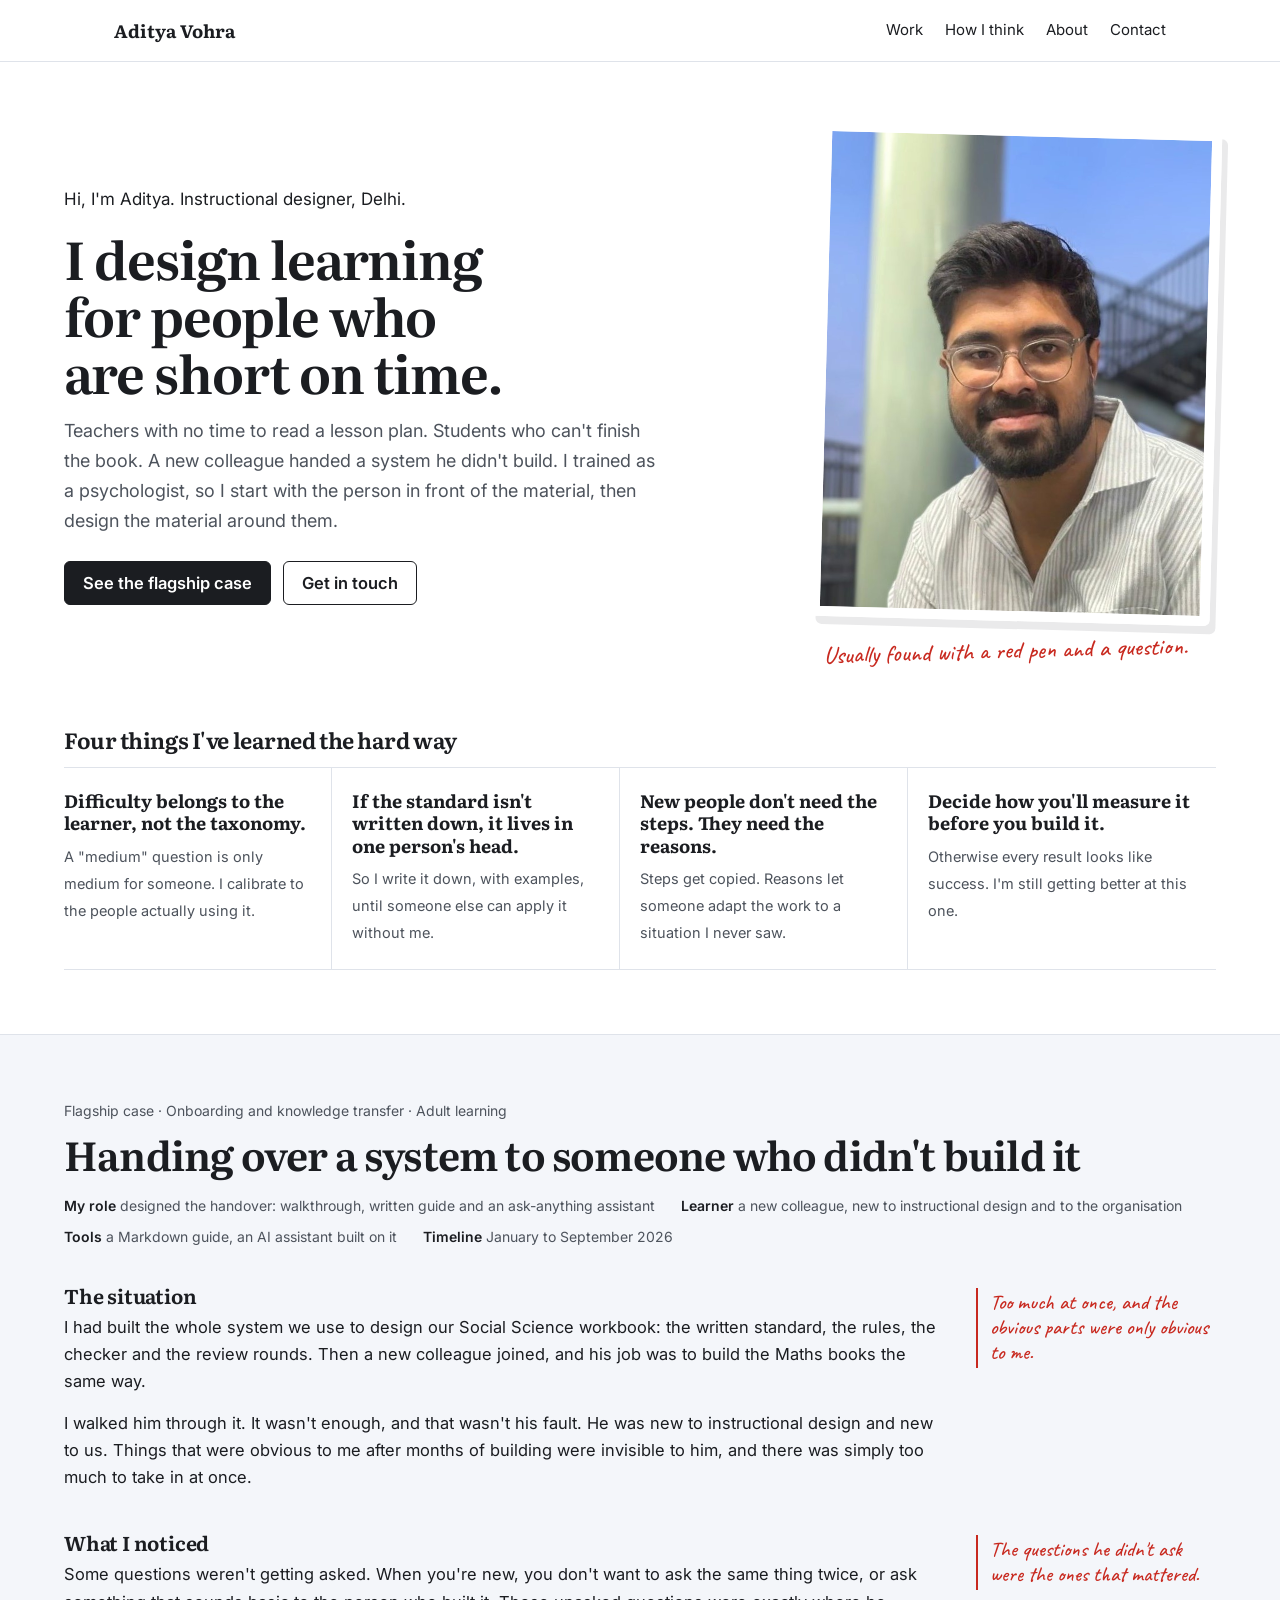
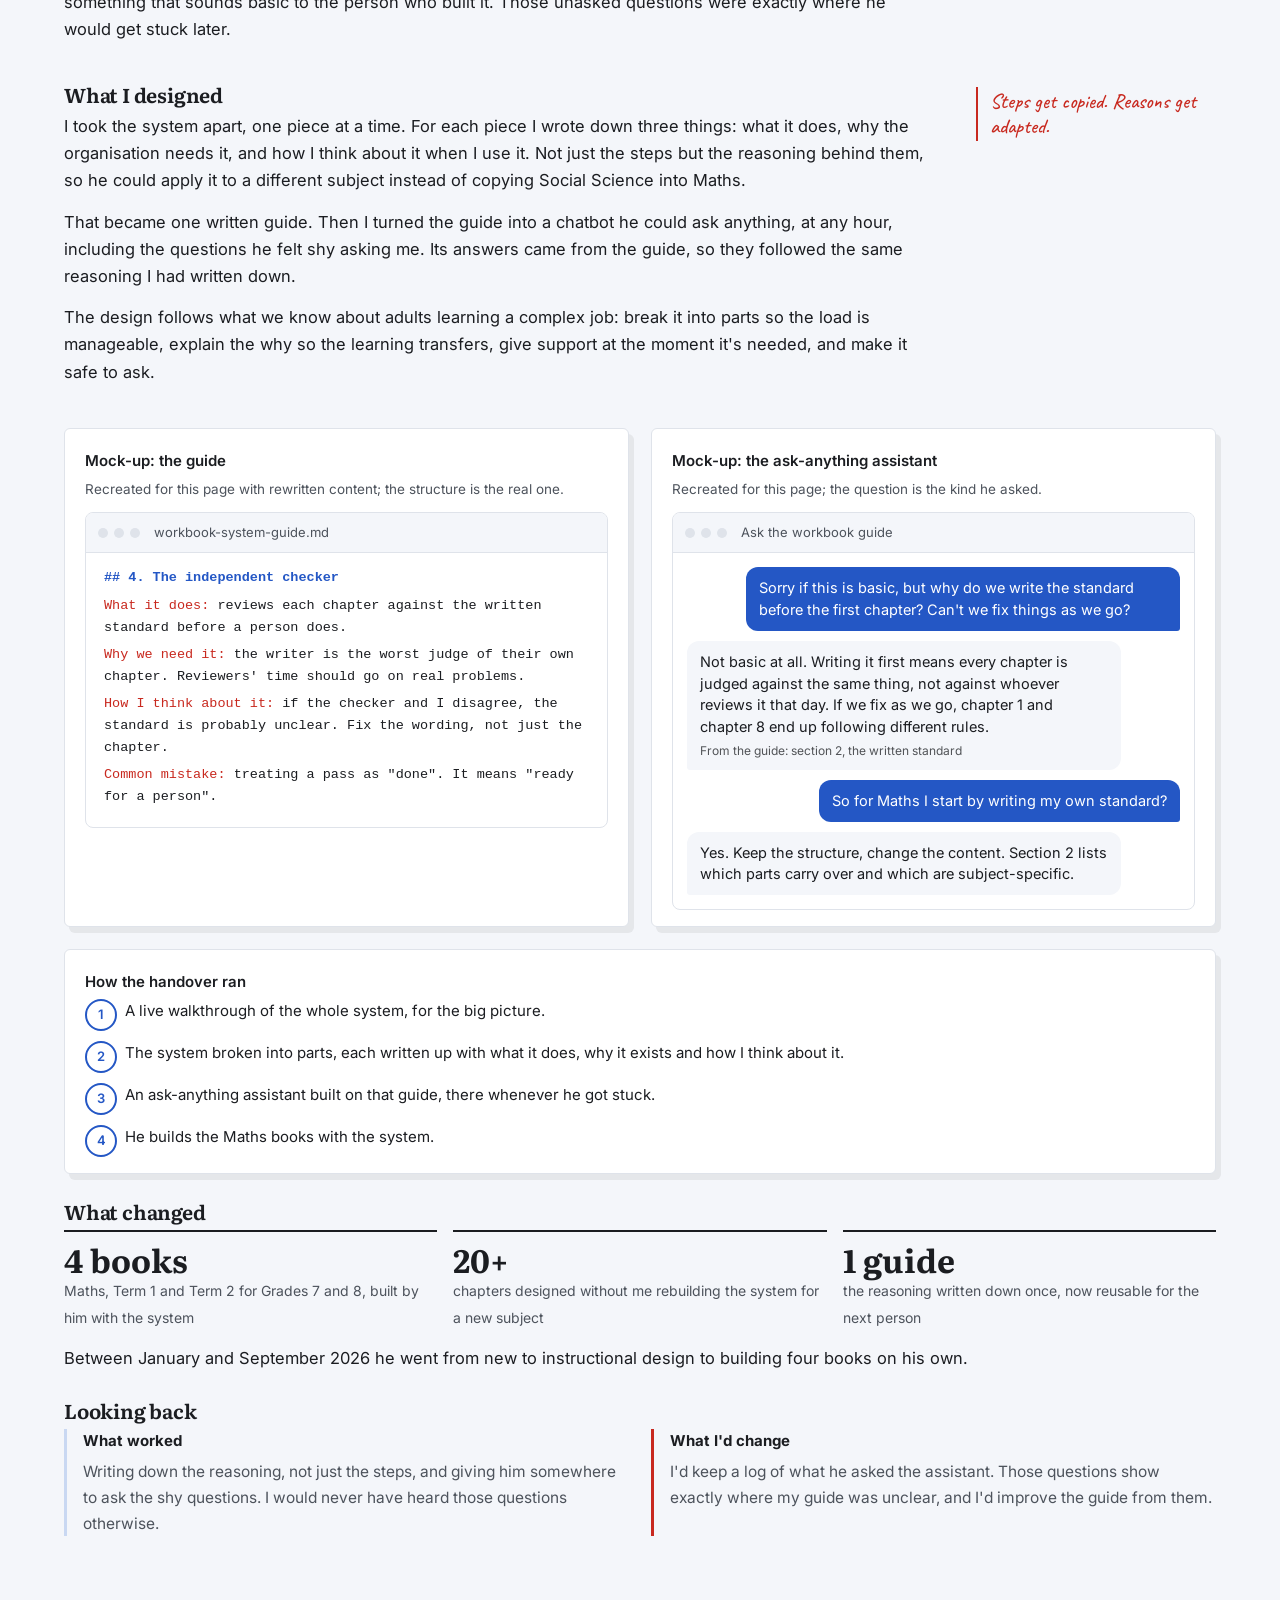
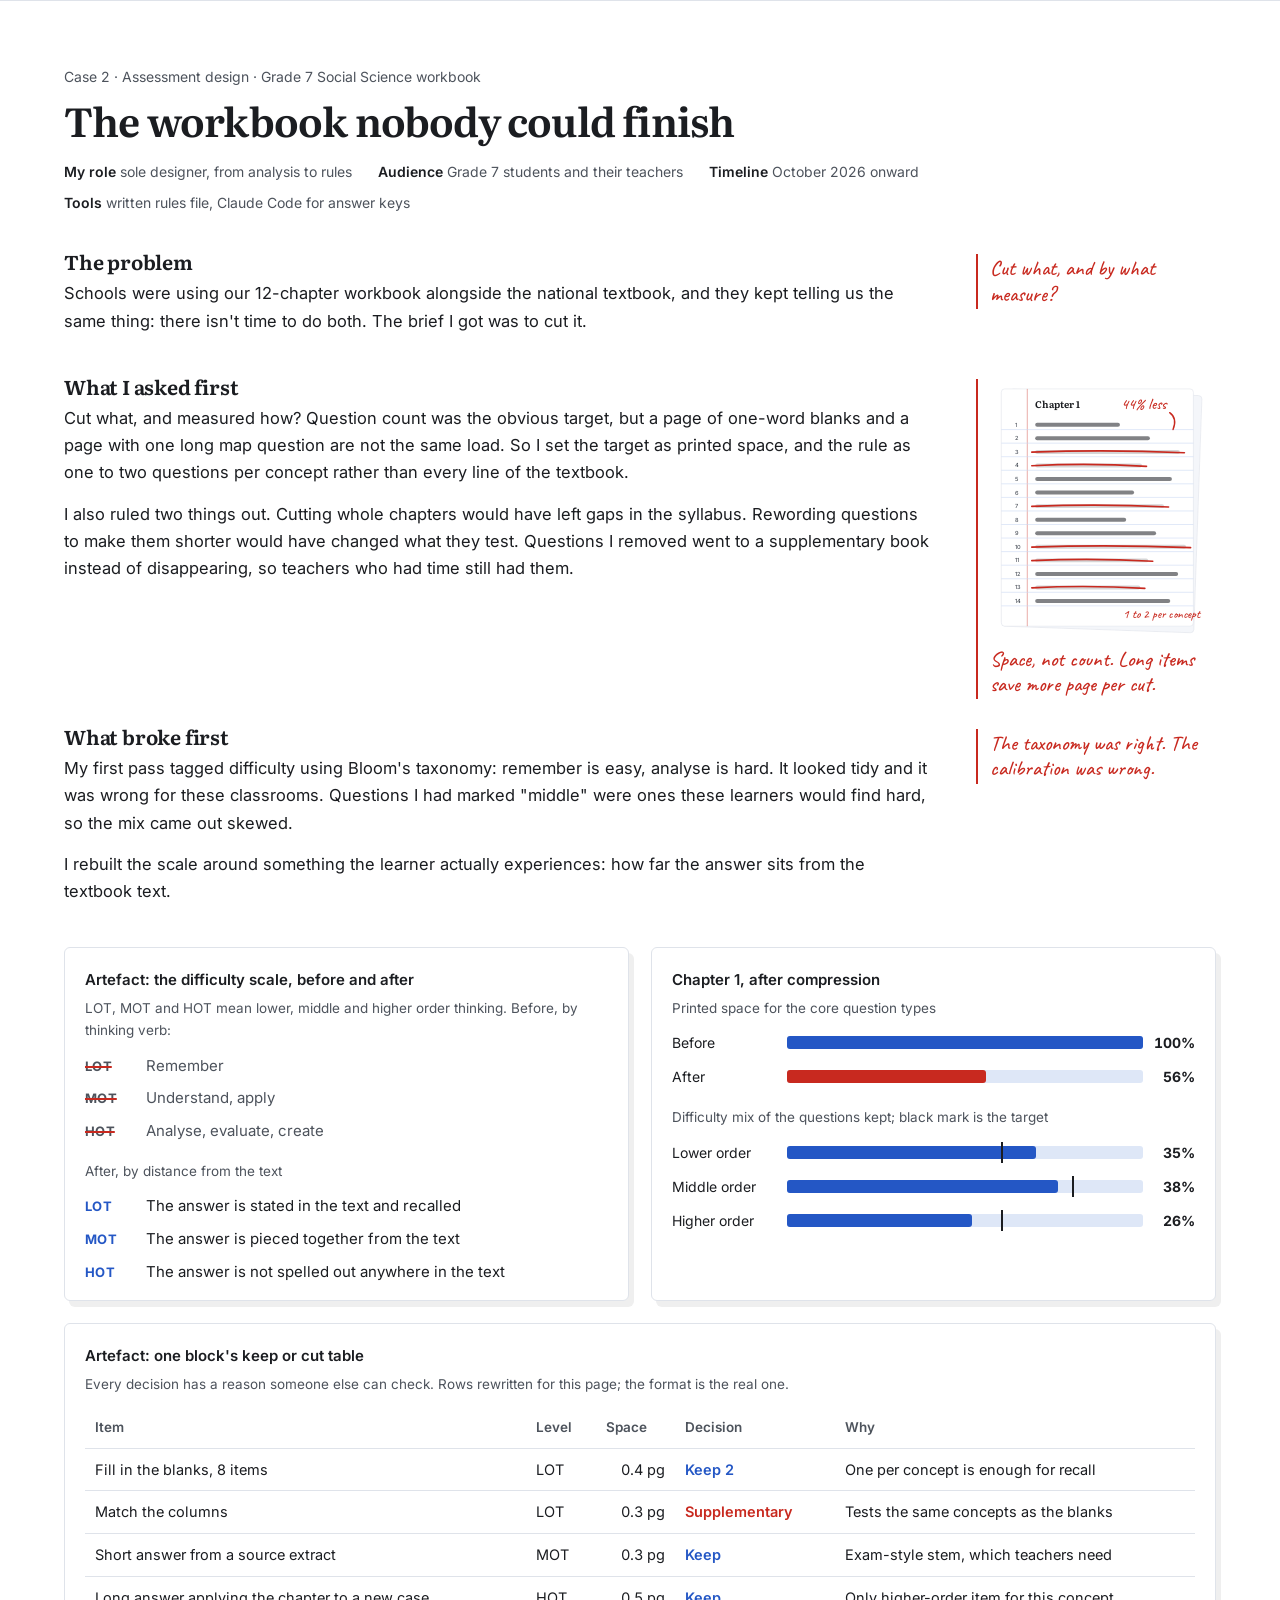
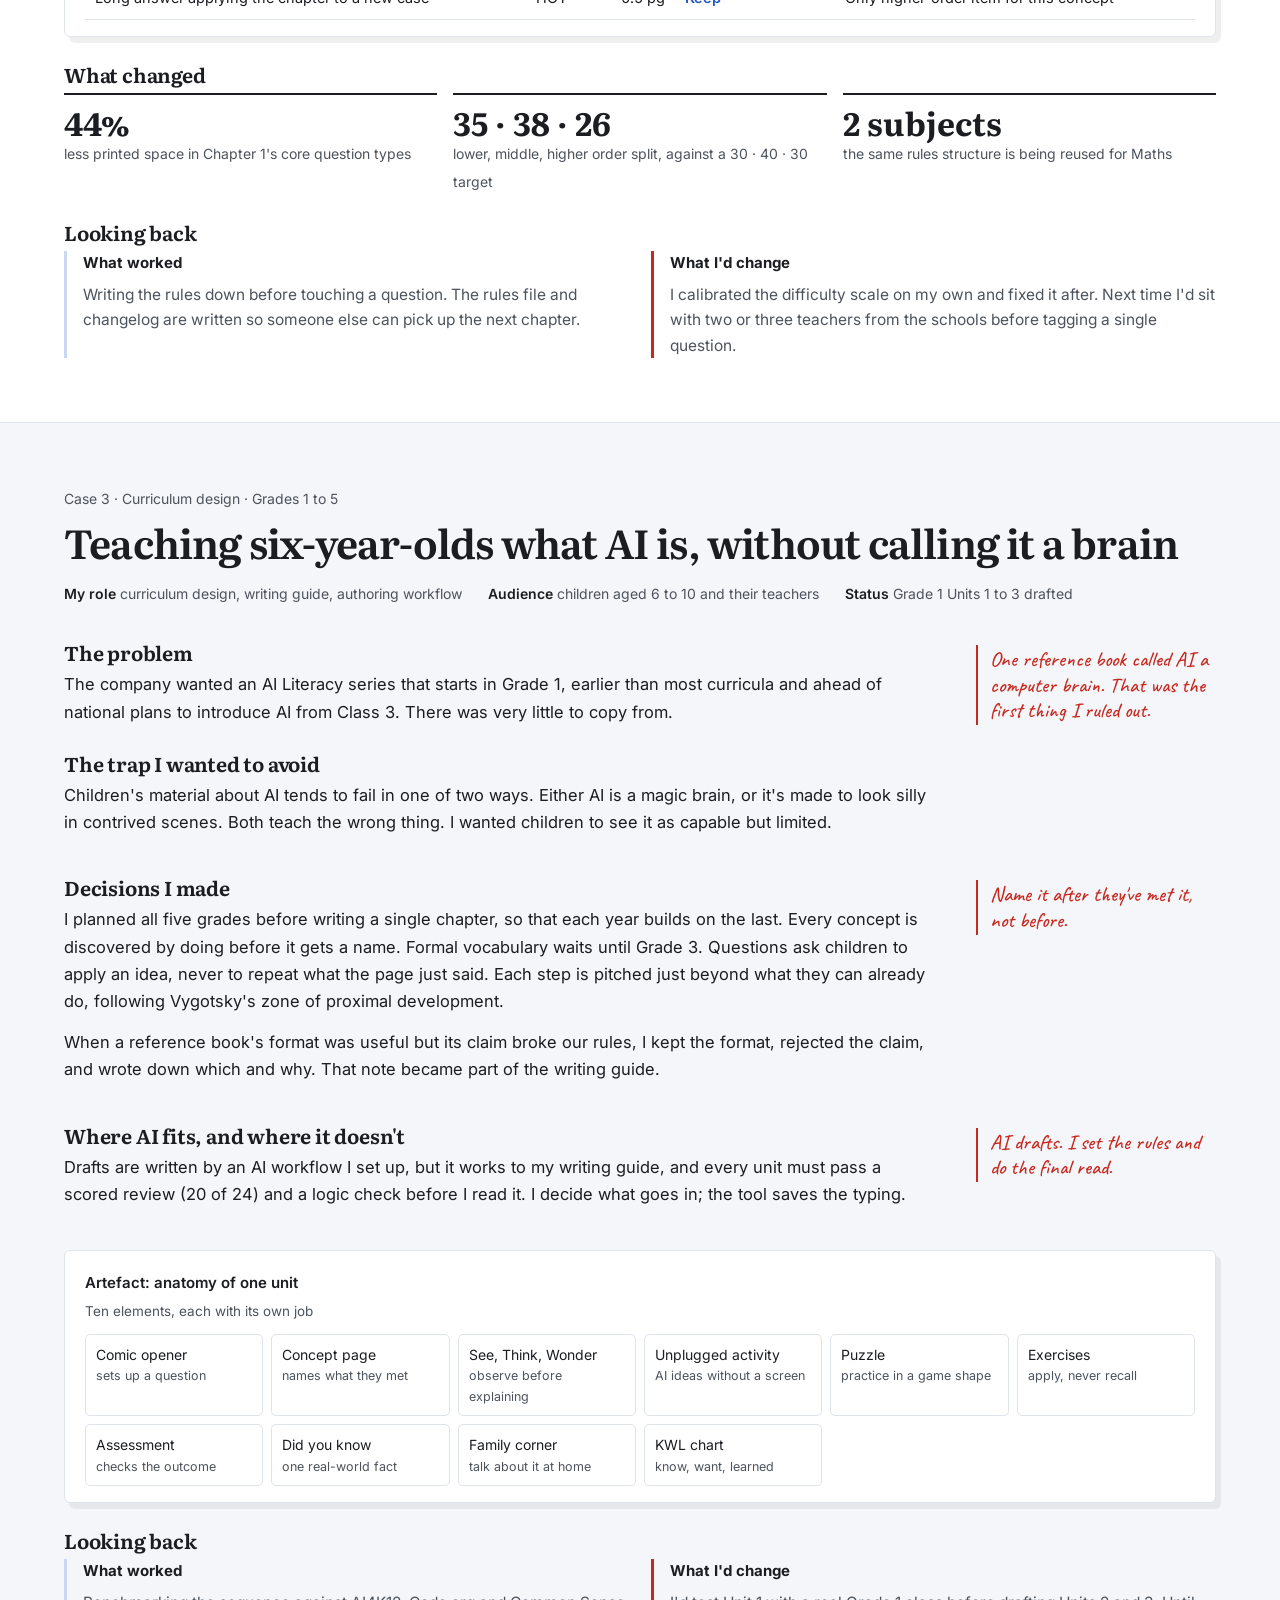
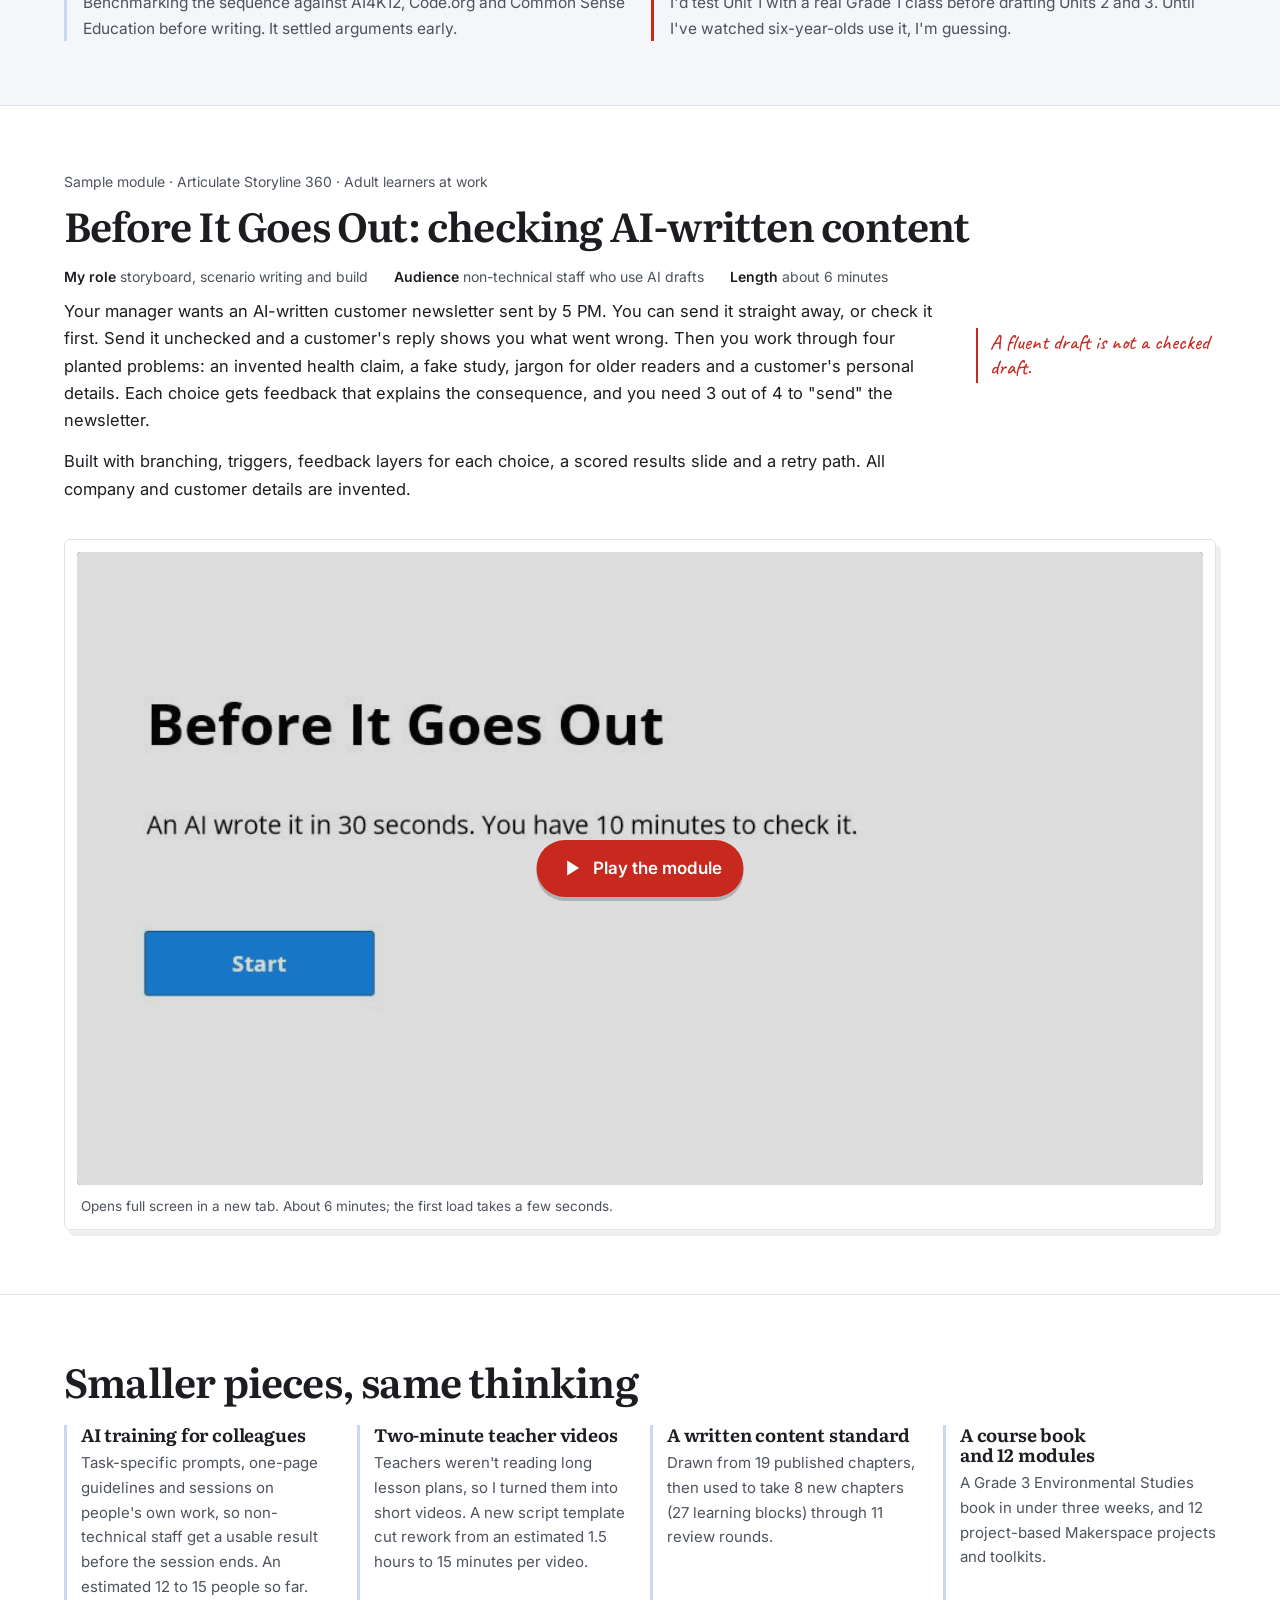
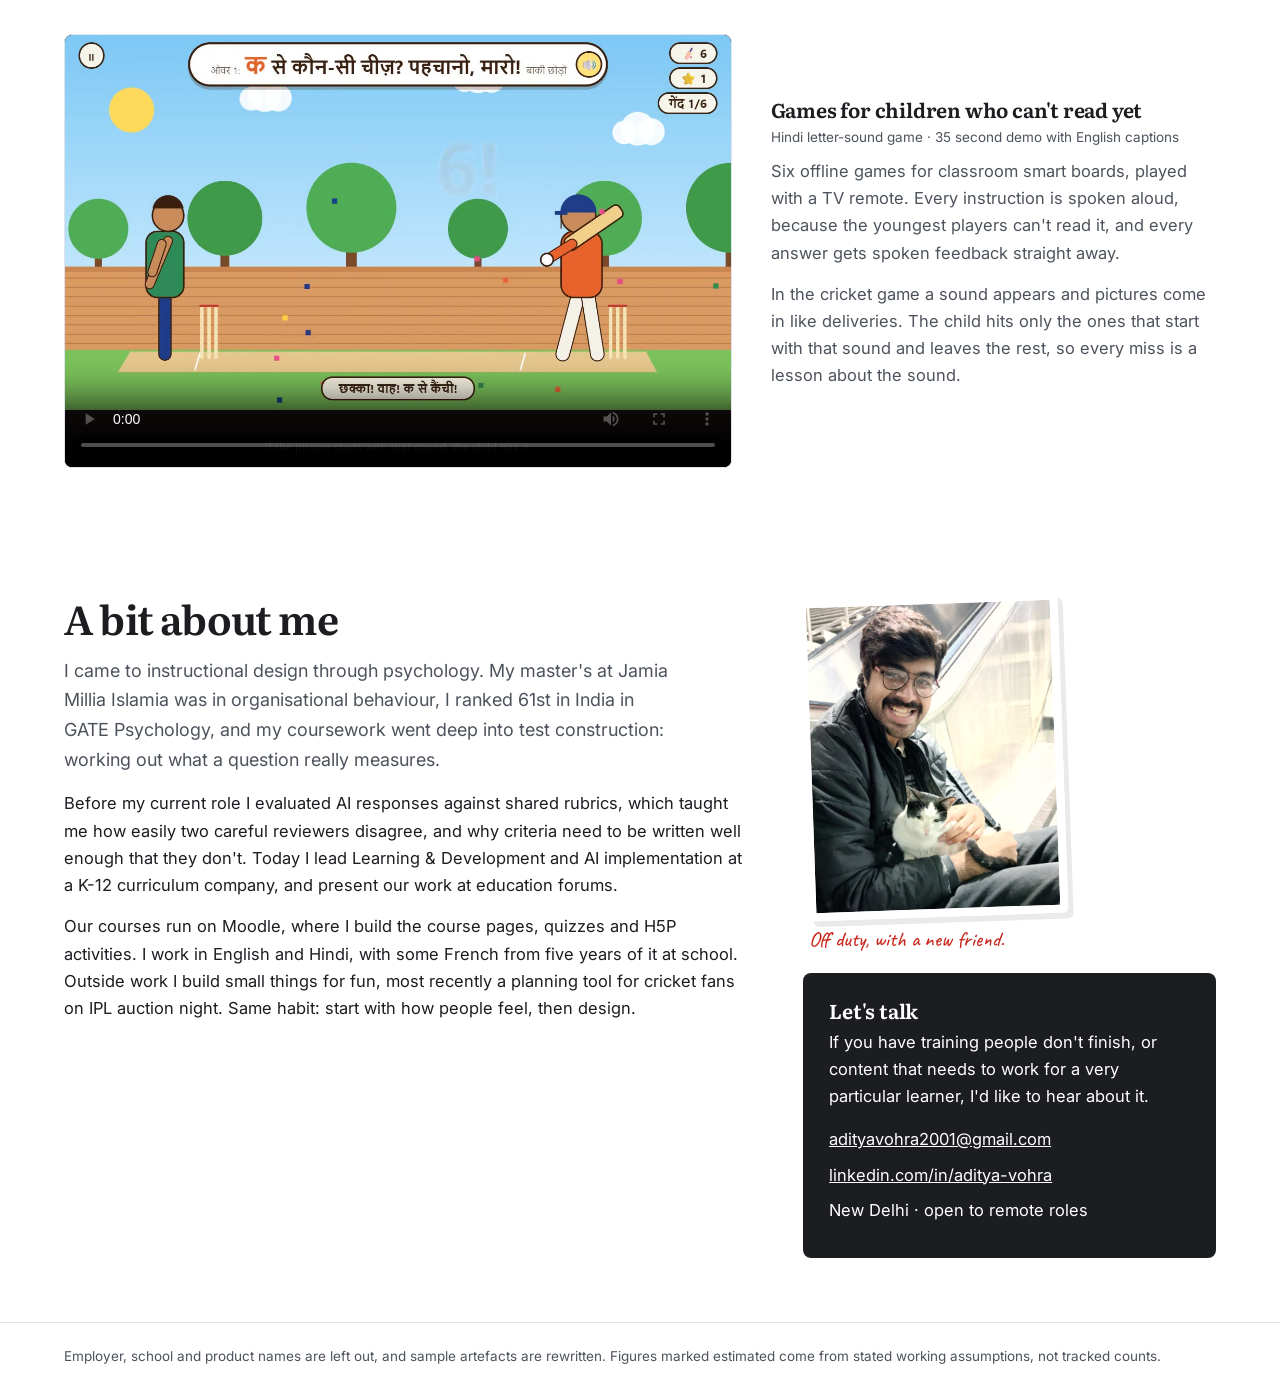
<file: index.html>
<!DOCTYPE html>
<html lang="en">
<head>
<meta charset="utf-8">
<meta name="viewport" content="width=device-width, initial-scale=1">
<title>Aditya Vohra Portfolio</title>
<link rel="preconnect" href="https://fonts.googleapis.com">
<link rel="preconnect" href="https://fonts.gstatic.com" crossorigin>
<link href="https://fonts.googleapis.com/css2?family=Literata:opsz,wght@7..72,500;7..72,650&family=Inter:wght@400;500;600&family=Caveat:wght@500;700&display=swap" rel="stylesheet">
<style>
/* VOICE everyday-professional, first person, candid: a designer explaining their thinking to a hiring manager
   IDEA a designer's annotated workbook: ruled pages, artefacts pinned like sheets, red-pen margin notes carry the reasoning
   PICTURE hero: a marked-up workbook page; each case: real artefacts (scales, decision table, unit anatomy, prompt card) drawn as paper sheets
   COLOUR paper white, graphite ink, exercise-book blue rule, red marking pen accent
   TYPE Literata headings, Inter text, Caveat only for red-pen margin notes
   LAYOUT laptop: story column with margin notes beside it, artefacts full width beneath; phone: one column, notes inline under the paragraph they explain */
:root{color-scheme:light dark;--bg:light-dark(#ffffff,#121417);--panel:light-dark(#f4f6fa,#1a1e24);--paper:light-dark(#ffffff,#1e232a);--ink:light-dark(#1b1d21,#eceef2);--soft:light-dark(#4d535c,#aab1bc);--rule:light-dark(#c9d8f2,#2a3a55);--blue:light-dark(#2457c5,#86aaff);--red:light-dark(#c8291f,#ff7a6e);--line:light-dark(#dfe3ea,#2d333c)}
:root[data-theme=light]{color-scheme:light}
:root[data-theme=dark]{color-scheme:dark}
*{box-sizing:border-box;min-width:0}
html{scroll-padding-top:70px}
body{margin:0;background:var(--bg);color:var(--ink);font:16.5px/1.65 Inter,system-ui,sans-serif;overflow-x:clip}
a{color:var(--blue)}
h1,h2,h3{font-family:Literata,Georgia,serif;font-weight:650;line-height:1.1;letter-spacing:-.02em;text-wrap:balance;margin:0}
h1{font-size:clamp(34px,5vw,52px)}
h2{font-size:clamp(28px,3.4vw,40px)}
h3{font-size:20px;letter-spacing:-.01em;margin:26px 0 8px}
p{margin:0 0 14px}
.wrap{max-width:1180px;margin:0 auto}
.band{padding-block:clamp(36px,5vw,76px);padding-left:max(5vw,16px);padding-right:max(5vw,16px)}
nav{position:sticky;top:0;z-index:5;background:color-mix(in srgb,var(--bg) 92%,transparent);backdrop-filter:blur(6px);border-bottom:1px solid var(--line)}
nav .wrap{display:flex;flex-wrap:wrap;align-items:center;gap:4px 22px;padding:10px max(5vw,16px)}
nav b{font-family:Literata,serif;font-size:18px;margin-right:auto}
nav a{color:var(--ink);text-decoration:none;font-size:15px;padding:8px 0}
nav a:hover{color:var(--blue)}
a:focus-visible{outline:3px solid var(--blue);outline-offset:3px;border-radius:3px}
.hero .wrap{display:grid;grid-template-columns:minmax(0,1.1fr) minmax(0,.9fr);gap:clamp(24px,4vw,56px);align-items:center}
.hi{display:flex;align-items:center;gap:14px;margin-bottom:18px;font-size:17px}
.mono{flex:none;width:56px;height:56px;border-radius:50%;display:grid;place-items:center;background:var(--ink);color:var(--bg);font:650 20px Literata,serif}
.lede{font-size:18px;color:var(--soft);max-width:34em}
.cta{display:flex;flex-wrap:wrap;gap:12px;margin-top:26px}
.btn{display:inline-flex;align-items:center;min-height:44px;padding:0 18px;border-radius:6px;font-weight:600;text-decoration:none;border:1.5px solid var(--ink);color:var(--ink)}
.btn.main{background:var(--ink);color:var(--bg)}
.page{position:relative;aspect-ratio:4/4.6;width:100%;max-width:500px;justify-self:end}
.page svg{position:absolute;inset:0;width:100%;height:100%}
.hand{font-family:Caveat,cursive;fill:var(--red)}
.beliefs{display:grid;grid-template-columns:repeat(4,minmax(0,1fr));gap:0;border-top:1px solid var(--line);border-bottom:1px solid var(--line)}
.beliefs div{padding:22px 20px 22px 0;margin-right:20px;border-right:1px solid var(--line)}
.beliefs div:last-child{border-right:0;margin-right:0}
.beliefs b{display:block;font-family:Literata,serif;font-size:18px;line-height:1.25;margin-bottom:8px}
.beliefs span{font-size:14.5px;color:var(--soft)}
.case{border-top:1px solid var(--line)}
.case.alt{background:var(--panel)}
.kicker{font-size:14px;color:var(--soft);margin-bottom:10px}
.meta{display:flex;flex-wrap:wrap;gap:8px 26px;margin:18px 0 6px;font-size:14px;color:var(--soft)}
.meta b{color:var(--ink);font-weight:600}
.story{display:grid;grid-template-columns:minmax(0,1fr) 15rem;gap:0 40px;margin-top:10px}
.story>.txt{grid-column:1}
.story>.note{grid-column:2;align-self:start;font:500 21px/1.2 Caveat,cursive;color:var(--red);border-left:2px solid var(--red);padding:2px 0 2px 12px;margin-top:30px}
.results{display:grid;grid-template-columns:repeat(auto-fit,minmax(12em,1fr));gap:16px;margin:8px 0 6px}
.results div{border-top:2px solid var(--ink);padding-top:10px}
.results strong{display:block;font-family:Literata,serif;font-size:clamp(26px,3vw,32px);line-height:1.1;white-space:nowrap}
.results span{font-size:14px;color:var(--soft)}
.sheets{display:grid;grid-template-columns:repeat(2,minmax(0,1fr));gap:22px;margin:28px 0 8px}
.sheet{background:var(--paper);border:1px solid var(--line);border-radius:6px;padding:20px 20px 16px;box-shadow:5px 6px 0 color-mix(in srgb,var(--ink) 7%,transparent)}
.sheet.wide{grid-column:1/-1}
.sheet h4{margin:0 0 4px;font-size:15px;font-weight:600}
.sheet .cap{font-size:13.5px;color:var(--soft);margin:0 0 12px}
.scale{list-style:none;margin:0;padding:0;display:grid;gap:8px}
.scale li{display:grid;grid-template-columns:3.4em minmax(0,1fr);gap:10px;font-size:15px;align-items:baseline}
.scale b{font-size:13px;letter-spacing:.02em;color:var(--blue)}
.scale.old{color:var(--soft)}
.scale.old b{color:var(--soft);text-decoration:line-through;text-decoration-color:var(--red);text-decoration-thickness:2px}
.scroll{overflow-x:auto}
table{border-collapse:collapse;width:100%;font-size:14.5px}
th,td{text-align:left;padding:9px 10px;border-bottom:1px solid var(--line);vertical-align:top}
th{font-weight:600;font-size:13.5px;color:var(--soft)}
td.n{white-space:nowrap;text-align:right;font-variant-numeric:tabular-nums}
.keep{color:var(--blue);font-weight:600;white-space:nowrap}
.cut{color:var(--red);font-weight:600;white-space:nowrap}
.bars{display:grid;gap:11px}
.bar{display:grid;grid-template-columns:7.5em minmax(0,1fr) 3em;gap:10px;align-items:center;font-size:14px}
.track{height:13px;background:color-mix(in srgb,var(--rule) 60%,transparent);border-radius:3px;position:relative}
.fill{height:100%;border-radius:3px;background:var(--blue)}
.fill.r{background:var(--red)}
.tick{position:absolute;top:-4px;bottom:-4px;width:2px;background:var(--ink)}
.bar b{text-align:right;font-variant-numeric:tabular-nums;white-space:nowrap}
.spiral{display:grid;grid-template-columns:repeat(5,minmax(0,1fr));gap:6px;align-items:end;height:140px;margin-bottom:30px}
.spiral div{background:var(--blue);border-radius:4px 4px 0 0;position:relative;opacity:.3}
.spiral div.on{opacity:1}
.spiral span{position:absolute;bottom:-24px;left:0;right:0;text-align:center;font-size:13px;color:var(--soft)}
.anat{display:grid;grid-template-columns:repeat(auto-fit,minmax(9.5em,1fr));gap:8px}
.anat div{border:1px solid var(--line);border-radius:5px;padding:8px 10px;font-size:14px}
.anat i{display:block;font-style:normal;font-size:12.5px;color:var(--soft)}
.card{border:1.5px dashed var(--blue);border-radius:6px;padding:14px 16px;font-size:14.5px}
.card p{margin:0 0 6px}
.card b{color:var(--blue)}
.flow{list-style:none;margin:0;padding:0;display:grid;gap:10px;counter-reset:f}
.flow li{display:grid;grid-template-columns:28px minmax(0,1fr);gap:12px;align-items:start;font-size:15px}
.flow li::before{counter-increment:f;content:counter(f);display:grid;place-items:center;width:28px;height:28px;border-radius:50%;border:2px solid var(--blue);color:var(--blue);font-weight:600;font-size:13px}
.retro{display:grid;grid-template-columns:repeat(2,minmax(0,1fr));gap:22px;margin-top:8px}
.retro div{border-left:3px solid var(--rule);padding-left:16px}
.retro div.r{border-color:var(--red)}
.retro h4{margin:0 0 6px;font-size:15px}
.retro p{margin:0;color:var(--soft);font-size:15.5px}
.more{display:grid;grid-template-columns:repeat(auto-fit,minmax(15em,1fr));gap:20px;margin-top:22px}
.more div{border-left:3px solid var(--rule);padding-left:14px}
.more h3{margin:0 0 6px;font-size:18px}
.more p{color:var(--soft);font-size:15px;margin:0}
.about .wrap{display:grid;grid-template-columns:minmax(0,1.25fr) minmax(0,.75fr);gap:clamp(24px,4vw,56px)}
.contact{background:var(--ink);color:var(--bg);border-radius:8px;padding:26px;align-self:start}
.contact h3{margin-top:0;color:inherit}
.contact a{color:inherit}
.contact p{overflow-wrap:anywhere;margin:0 0 8px}
.hi{font-size:17px;margin:0 0 16px}
.me{margin:0;justify-self:end;width:100%;max-width:400px;position:relative}
.me img{display:block;width:100%;height:auto;border-radius:6px;border:10px solid var(--paper);box-shadow:6px 8px 0 color-mix(in srgb,var(--ink) 9%,transparent);transform:rotate(1.5deg)}
.me figcaption{font:500 24px/1.15 Caveat,cursive;color:var(--red);margin:16px 0 0 8px;transform:rotate(-1.5deg)}
.note.draw p{margin:6px 0 0}
.note.draw .page{max-width:none;justify-self:auto}
.win{border:1px solid var(--line);border-radius:8px;overflow:hidden;background:var(--paper);font-size:14.5px}
.bar2{display:flex;align-items:center;gap:6px;padding:9px 12px;background:var(--panel);border-bottom:1px solid var(--line);font-size:13px;color:var(--soft)}
.bar2 i{width:10px;height:10px;border-radius:50%;background:var(--line);display:inline-block}
.bar2 span{margin-left:8px}
.doc{padding:14px 18px;font-family:ui-monospace,Menlo,Consolas,monospace;font-size:13.5px;line-height:1.6;overflow-wrap:anywhere}
.doc .h{color:var(--blue);font-weight:600}
.doc .k{color:var(--red)}
.doc p{margin:0 0 6px}
.chat{padding:14px;display:grid;gap:10px}
.msg{max-width:88%;padding:10px 13px;border-radius:12px;line-height:1.5}
.msg.q{justify-self:end;background:var(--blue);color:#fff;border-bottom-right-radius:3px}
.msg.a{background:var(--panel);border-bottom-left-radius:3px}
.msg small{display:block;font-size:12px;opacity:.75;margin-top:4px}
.games{display:grid;grid-template-columns:minmax(0,1.2fr) minmax(0,.8fr);gap:clamp(20px,3vw,40px);align-items:center;margin-top:34px}
.games video{width:100%;height:auto;border-radius:8px;border:1px solid var(--line);display:block;background:#000}
.games h3{margin-top:0}
.games p{color:var(--soft)}
@media(max-width:760px){.games{grid-template-columns:minmax(0,1fr)}.me{justify-self:center;max-width:320px}}
.side{display:grid;gap:22px;align-self:start}
.off{margin:0;max-width:260px}
.off img{display:block;width:100%;height:auto;border-radius:6px;border:8px solid var(--paper);box-shadow:5px 6px 0 color-mix(in srgb,var(--ink) 9%,transparent);transform:rotate(-2deg)}
.off figcaption{font:500 21px/1.15 Caveat,cursive;color:var(--red);margin:10px 0 0 6px}
.scroll table{min-width:560px}
@media(max-width:430px){nav .wrap{gap:2px 14px}nav a{font-size:14px}nav b{font-size:16px}}
.play{position:relative;display:block;aspect-ratio:16/9;border-radius:4px;overflow:hidden;background:#1e1e1e}
.play img{width:100%;height:100%;object-fit:cover;display:block;opacity:.85;transition:opacity .2s}
.play:hover img{opacity:.7}
.pbtn{position:absolute;left:50%;top:50%;transform:translate(-50%,-50%);display:inline-flex;align-items:center;gap:8px;padding:14px 22px;border-radius:999px;background:var(--red);color:#fff;font-weight:600;font-size:17px;box-shadow:0 4px 0 rgba(0,0,0,.2)}
.play:focus-visible{outline:3px solid var(--blue);outline-offset:3px}
footer{font-size:13.5px;color:var(--soft);border-top:1px solid var(--line)}
@media(max-width:900px){.beliefs{grid-template-columns:repeat(2,minmax(0,1fr))}.beliefs div:nth-child(2){border-right:0;margin-right:0}.beliefs div:nth-child(-n+2){border-bottom:1px solid var(--line)}}
@media(max-width:820px){.story{grid-template-columns:minmax(0,1fr)}.story>.note{grid-column:1;margin:-4px 0 16px}}
@media(max-width:760px){.hero .wrap,.about .wrap,.sheets,.retro{grid-template-columns:minmax(0,1fr)}.page{justify-self:center;max-width:400px}}
@media(max-width:560px){.beliefs{grid-template-columns:minmax(0,1fr)}.beliefs div{border-right:0;margin-right:0;border-bottom:1px solid var(--line)}.beliefs div:last-child{border-bottom:0}table{font-size:13px}th,td{padding:7px 5px}.bar{grid-template-columns:6.2em minmax(0,1fr) 2.8em}}
@media(prefers-reduced-motion:no-preference){.strike{stroke-dasharray:400;stroke-dashoffset:400;animation:draw .9s ease-out forwards}@keyframes draw{to{stroke-dashoffset:0}}}
</style>
</head>
<body>
<nav aria-label="Sections"><div class="wrap"><b>Aditya Vohra</b><a href="#onboarding">Work</a><a href="#thinking">How I think</a><a href="#about">About</a><a href="#contact">Contact</a></div></nav>

<header class="band hero"><div class="wrap">
<div>
<p class="hi">Hi, I'm Aditya. Instructional designer, Delhi.</p>
<h1>I design learning for people who are short on time.</h1>
<p class="lede" style="margin-top:16px">Teachers with no time to read a lesson plan. Students who can't finish the book. A new colleague handed a system he didn't build. I trained as a psychologist, so I start with the person in front of the material, then design the material around them.</p>
<div class="cta"><a class="btn main" href="#onboarding">See the flagship case</a><a class="btn" href="#contact">Get in touch</a></div>
</div>
<figure class="me"><img src="media/aditya.jpg" width="640" height="800" alt="Aditya Vohra, smiling, in a striped shirt"><figcaption>Usually found with a red pen and a question.</figcaption></figure>
</div></header>

<section class="band" id="thinking" aria-labelledby="th-h" style="padding-top:0"><div class="wrap">
<h2 id="th-h" style="font-size:22px;margin-bottom:14px">Four things I've learned the hard way</h2>
<div class="beliefs">
<div><b>Difficulty belongs to the learner, not the taxonomy.</b><span>A "medium" question is only medium for someone. I calibrate to the people actually using it.</span></div>
<div><b>If the standard isn't written down, it lives in one person's head.</b><span>So I write it down, with examples, until someone else can apply it without me.</span></div>
<div><b>New people don't need the steps. They need the reasons.</b><span>Steps get copied. Reasons let someone adapt the work to a situation I never saw.</span></div>
<div><b>Decide how you'll measure it before you build it.</b><span>Otherwise every result looks like success. I'm still getting better at this one.</span></div>
</div>
</div></section>

<main>

<section class="band case alt" id="onboarding" aria-labelledby="ob-h"><div class="wrap">
<p class="kicker">Flagship case · Onboarding and knowledge transfer · Adult learning</p>
<h2 id="ob-h">Handing over a system to someone who didn't build it</h2>
<div class="meta"><span><b>My role</b> designed the handover: walkthrough, written guide and an ask-anything assistant</span><span><b>Learner</b> a new colleague, new to instructional design and to the organisation</span><span><b>Tools</b> a Markdown guide, an AI assistant built on it</span><span><b>Timeline</b> January to September 2026</span></div>

<div class="story">
<div class="txt">
<h3>The situation</h3>
<p>I had built the whole system we use to design our Social Science workbook: the written standard, the rules, the checker and the review rounds. Then a new colleague joined, and his job was to build the Maths books the same way.</p>
<p>I walked him through it. It wasn't enough, and that wasn't his fault. He was new to instructional design and new to us. Things that were obvious to me after months of building were invisible to him, and there was simply too much to take in at once.</p>
</div>
<p class="note">Too much at once, and the obvious parts were only obvious to me.</p>
<div class="txt">
<h3>What I noticed</h3>
<p>Some questions weren't getting asked. When you're new, you don't want to ask the same thing twice, or ask something that sounds basic to the person who built it. Those unasked questions were exactly where he would get stuck later.</p>
</div>
<p class="note">The questions he didn't ask were the ones that mattered.</p>
<div class="txt">
<h3>What I designed</h3>
<p>I took the system apart, one piece at a time. For each piece I wrote down three things: what it does, why the organisation needs it, and how I think about it when I use it. Not just the steps but the reasoning behind them, so he could apply it to a different subject instead of copying Social Science into Maths.</p>
<p>That became one written guide. Then I turned the guide into a chatbot he could ask anything, at any hour, including the questions he felt shy asking me. Its answers came from the guide, so they followed the same reasoning I had written down.</p>
<p>The design follows what we know about adults learning a complex job: break it into parts so the load is manageable, explain the why so the learning transfers, give support at the moment it's needed, and make it safe to ask.</p>
</div>
<p class="note">Steps get copied. Reasons get adapted.</p>
</div>

<div class="sheets">
<div class="sheet">
<h4>Mock-up: the guide</h4>
<p class="cap">Recreated for this page with rewritten content; the structure is the real one.</p>
<div class="win" role="img" aria-label="A document window showing one entry of the guide, for the independent checker">
<div class="bar2"><i></i><i></i><i></i><span>workbook-system-guide.md</span></div>
<div class="doc">
<p class="h">## 4. The independent checker</p>
<p><span class="k">What it does:</span> reviews each chapter against the written standard before a person does.</p>
<p><span class="k">Why we need it:</span> the writer is the worst judge of their own chapter. Reviewers' time should go on real problems.</p>
<p><span class="k">How I think about it:</span> if the checker and I disagree, the standard is probably unclear. Fix the wording, not just the chapter.</p>
<p><span class="k">Common mistake:</span> treating a pass as "done". It means "ready for a person".</p>
</div>
</div>
</div>
<div class="sheet">
<h4>Mock-up: the ask-anything assistant</h4>
<p class="cap">Recreated for this page; the question is the kind he asked.</p>
<div class="win" role="img" aria-label="A chat window where a new designer asks why the standard is written first and the assistant answers from the guide">
<div class="bar2"><i></i><i></i><i></i><span>Ask the workbook guide</span></div>
<div class="chat">
<div class="msg q">Sorry if this is basic, but why do we write the standard before the first chapter? Can't we fix things as we go?</div>
<div class="msg a">Not basic at all. Writing it first means every chapter is judged against the same thing, not against whoever reviews it that day. If we fix as we go, chapter 1 and chapter 8 end up following different rules.<small>From the guide: section 2, the written standard</small></div>
<div class="msg q">So for Maths I start by writing my own standard?</div>
<div class="msg a">Yes. Keep the structure, change the content. Section 2 lists which parts carry over and which are subject-specific.</div>
</div>
</div>
</div>
<div class="sheet wide">
<h4>How the handover ran</h4>
<ol class="flow">
<li>A live walkthrough of the whole system, for the big picture.</li>
<li>The system broken into parts, each written up with what it does, why it exists and how I think about it.</li>
<li>An ask-anything assistant built on that guide, there whenever he got stuck.</li>
<li>He builds the Maths books with the system.</li>
</ol>
</div>
</div>

<h3>What changed</h3>
<div class="results">
<div><strong>4 books</strong><span>Maths, Term 1 and Term 2 for Grades 7 and 8, built by him with the system</span></div>
<div><strong>20+</strong><span>chapters designed without me rebuilding the system for a new subject</span></div>
<div><strong>1 guide</strong><span>the reasoning written down once, now reusable for the next person</span></div>
</div>
<p style="margin-top:14px">Between January and September 2026 he went from new to instructional design to building four books on his own.</p>

<h3>Looking back</h3>
<div class="retro">
<div><h4>What worked</h4><p>Writing down the reasoning, not just the steps, and giving him somewhere to ask the shy questions. I would never have heard those questions otherwise.</p></div>
<div class="r"><h4>What I'd change</h4><p>I'd keep a log of what he asked the assistant. Those questions show exactly where my guide was unclear, and I'd improve the guide from them.</p></div>
</div>
</div></section>

<section class="band case" id="workbook" aria-labelledby="wb-h"><div class="wrap">
<p class="kicker">Case 2 · Assessment design · Grade 7 Social Science workbook</p>
<h2 id="wb-h">The workbook nobody could finish</h2>
<div class="meta"><span><b>My role</b> sole designer, from analysis to rules</span><span><b>Audience</b> Grade 7 students and their teachers</span><span><b>Timeline</b> October 2026 onward</span><span><b>Tools</b> written rules file, Claude Code for answer keys</span></div>

<div class="story">
<div class="txt">
<h3>The problem</h3>
<p>Schools were using our 12-chapter workbook alongside the national textbook, and they kept telling us the same thing: there isn't time to do both. The brief I got was to cut it.</p>
</div>
<p class="note">Cut what, and by what measure?</p>
<div class="txt">
<h3>What I asked first</h3>
<p>Cut what, and measured how? Question count was the obvious target, but a page of one-word blanks and a page with one long map question are not the same load. So I set the target as printed space, and the rule as one to two questions per concept rather than every line of the textbook.</p>
<p>I also ruled two things out. Cutting whole chapters would have left gaps in the syllabus. Rewording questions to make them shorter would have changed what they test. Questions I removed went to a supplementary book instead of disappearing, so teachers who had time still had them.</p>
</div>
<div class="note draw"><div class="page" role="img" aria-label="A workbook page with several question rows struck through in red pen"><svg id="pg" viewBox="0 0 400 460" preserveAspectRatio="xMidYMid meet"></svg></div><p>Space, not count. Long items save more page per cut.</p></div>
<div class="txt">
<h3>What broke first</h3>
<p>My first pass tagged difficulty using Bloom's taxonomy: remember is easy, analyse is hard. It looked tidy and it was wrong for these classrooms. Questions I had marked "middle" were ones these learners would find hard, so the mix came out skewed.</p>
<p>I rebuilt the scale around something the learner actually experiences: how far the answer sits from the textbook text.</p>
</div>
<p class="note">The taxonomy was right. The calibration was wrong.</p>
</div>

<div class="sheets">
<div class="sheet">
<h4>Artefact: the difficulty scale, before and after</h4>
<p class="cap">LOT, MOT and HOT mean lower, middle and higher order thinking. Before, by thinking verb:</p>
<ul class="scale old"><li><b>LOT</b>Remember</li><li><b>MOT</b>Understand, apply</li><li><b>HOT</b>Analyse, evaluate, create</li></ul>
<p class="cap" style="margin-top:16px">After, by distance from the text</p>
<ul class="scale"><li><b>LOT</b>The answer is stated in the text and recalled</li><li><b>MOT</b>The answer is pieced together from the text</li><li><b>HOT</b>The answer is not spelled out anywhere in the text</li></ul>
</div>
<div class="sheet">
<h4>Chapter 1, after compression</h4>
<p class="cap">Printed space for the core question types</p>
<div class="bars" id="space"></div>
<p class="cap" style="margin-top:18px">Difficulty mix of the questions kept; black mark is the target</p>
<div class="bars" id="mix"></div>
</div>
<div class="sheet wide">
<h4>Artefact: one block's keep or cut table</h4>
<p class="cap">Every decision has a reason someone else can check. Rows rewritten for this page; the format is the real one.</p>
<div class="scroll"><table>
<thead><tr><th>Item</th><th>Level</th><th>Space</th><th>Decision</th><th>Why</th></tr></thead>
<tbody>
<tr><td>Fill in the blanks, 8 items</td><td>LOT</td><td class="n">0.4 pg</td><td class="keep">Keep 2</td><td>One per concept is enough for recall</td></tr>
<tr><td>Match the columns</td><td>LOT</td><td class="n">0.3 pg</td><td class="cut">Supplementary</td><td>Tests the same concepts as the blanks</td></tr>
<tr><td>Short answer from a source extract</td><td>MOT</td><td class="n">0.3 pg</td><td class="keep">Keep</td><td>Exam-style stem, which teachers need</td></tr>
<tr><td>Long answer applying the chapter to a new case</td><td>HOT</td><td class="n">0.5 pg</td><td class="keep">Keep</td><td>Only higher-order item for this concept</td></tr>
</tbody></table></div>
</div>
</div>

<h3>What changed</h3>
<div class="results">
<div><strong>44%</strong><span>less printed space in Chapter 1's core question types</span></div>
<div><strong>35 · 38 · 26</strong><span>lower, middle, higher order split, against a 30 · 40 · 30 target</span></div>
<div><strong>2 subjects</strong><span>the same rules structure is being reused for Maths</span></div>
</div>

<h3>Looking back</h3>
<div class="retro">
<div><h4>What worked</h4><p>Writing the rules down before touching a question. The rules file and changelog are written so someone else can pick up the next chapter.</p></div>
<div class="r"><h4>What I'd change</h4><p>I calibrated the difficulty scale on my own and fixed it after. Next time I'd sit with two or three teachers from the schools before tagging a single question.</p></div>
</div>
</div></section>

<section class="band case alt" id="literacy" aria-labelledby="ai-h"><div class="wrap">
<p class="kicker">Case 3 · Curriculum design · Grades 1 to 5</p>
<h2 id="ai-h">Teaching six-year-olds what AI is, without calling it a brain</h2>
<div class="meta"><span><b>My role</b> curriculum design, writing guide, authoring workflow</span><span><b>Audience</b> children aged 6 to 10 and their teachers</span><span><b>Status</b> Grade 1 Units 1 to 3 drafted</span></div>

<div class="story">
<div class="txt">
<h3>The problem</h3>
<p>The company wanted an AI Literacy series that starts in Grade 1, earlier than most curricula and ahead of national plans to introduce AI from Class 3. There was very little to copy from.</p>
<h3>The trap I wanted to avoid</h3>
<p>Children's material about AI tends to fail in one of two ways. Either AI is a magic brain, or it's made to look silly in contrived scenes. Both teach the wrong thing. I wanted children to see it as capable but limited.</p>
</div>
<p class="note">One reference book called AI a computer brain. That was the first thing I ruled out.</p>
<div class="txt">
<h3>Decisions I made</h3>
<p>I planned all five grades before writing a single chapter, so that each year builds on the last. Every concept is discovered by doing before it gets a name. Formal vocabulary waits until Grade 3. Questions ask children to apply an idea, never to repeat what the page just said. Each step is pitched just beyond what they can already do, following Vygotsky's zone of proximal development.</p>
<p>When a reference book's format was useful but its claim broke our rules, I kept the format, rejected the claim, and wrote down which and why. That note became part of the writing guide.</p>
</div>
<p class="note">Name it after they've met it, not before.</p>
<div class="txt">
<h3>Where AI fits, and where it doesn't</h3>
<p>Drafts are written by an AI workflow I set up, but it works to my writing guide, and every unit must pass a scored review (20 of 24) and a logic check before I read it. I decide what goes in; the tool saves the typing.</p>
</div>
<p class="note">AI drafts. I set the rules and do the final read.</p>
</div>

<div class="sheets">
<div class="sheet wide">
<h4>Artefact: anatomy of one unit</h4>
<p class="cap">Ten elements, each with its own job</p>
<div class="anat" id="anat"></div>
</div>
</div>

<h3>Looking back</h3>
<div class="retro">
<div><h4>What worked</h4><p>Benchmarking the sequence against AI4K12, Code.org and Common Sense Education before writing. It settled arguments early.</p></div>
<div class="r"><h4>What I'd change</h4><p>I'd test Unit 1 with a real Grade 1 class before drafting Units 2 and 3. Until I've watched six-year-olds use it, I'm guessing.</p></div>
</div>
</div></section>

<section class="band case" id="storyline" aria-labelledby="sl-h"><div class="wrap">
<p class="kicker">Sample module · Articulate Storyline 360 · Adult learners at work</p>
<h2 id="sl-h">Before It Goes Out: checking AI-written content</h2>
<div class="meta"><span><b>My role</b> storyboard, scenario writing and build</span><span><b>Audience</b> non-technical staff who use AI drafts</span><span><b>Length</b> about 6 minutes</span></div>
<div class="story">
<div class="txt">
<p>Your manager wants an AI-written customer newsletter sent by 5 PM. You can send it straight away, or check it first. Send it unchecked and a customer's reply shows you what went wrong. Then you work through four planted problems: an invented health claim, a fake study, jargon for older readers and a customer's personal details. Each choice gets feedback that explains the consequence, and you need 3 out of 4 to "send" the newsletter.</p>
<p>Built with branching, triggers, feedback layers for each choice, a scored results slide and a retry path. All company and customer details are invented.</p>
</div>
<p class="note">A fluent draft is not a checked draft.</p>
</div>
<div class="sheet wide" style="margin-top:22px;padding:12px">
<a class="play" href="module/story.html" target="_blank" rel="noopener" aria-label="Play the Before It Goes Out module, opens in a new tab">
<img src="module/story_content/thumbnail.jpg" alt="Title slide of the module: Before It Goes Out">
<span class="pbtn"><svg viewBox="0 0 24 24" width="26" height="26" aria-hidden="true"><path d="M8 5v14l11-7z" fill="currentColor"/></svg>Play the module</span>
</a>
<p class="cap" style="margin:10px 4px 0">Opens full screen in a new tab. About 6 minutes; the first load takes a few seconds.</p>
</div>
</div></section>

<section class="band case" aria-labelledby="more-h"><div class="wrap">
<h2 id="more-h">Smaller pieces, same thinking</h2>
<div class="more">
<div><h3>AI training for colleagues</h3><p>Task-specific prompts, one-page guidelines and sessions on people's own work, so non-technical staff get a usable result before the session ends. An estimated 12 to 15 people so far.</p></div>
<div><h3>Two-minute teacher videos</h3><p>Teachers weren't reading long lesson plans, so I turned them into short videos. A new script template cut rework from an estimated 1.5 hours to 15 minutes per video.</p></div>
<div><h3>A written content standard</h3><p>Drawn from 19 published chapters, then used to take 8 new chapters (27 learning blocks) through 11 review rounds.</p></div>
<div><h3>A course book and 12 modules</h3><p>A Grade 3 Environmental Studies book in under three weeks, and 12 project-based Makerspace projects and toolkits.</p></div>
</div>
<div class="games">
<video controls preload="metadata" playsinline poster="media/games-cricket.jpg" aria-label="Hindi letter-sound cricket game, 35 second demo with English captions">
<source src="media/games-cricket.mp4" type="video/mp4">
</video>
<div>
<h3>Games for children who can't read yet</h3>
<p class="cap" style="font-size:13.5px;color:var(--soft);margin:-2px 0 10px">Hindi letter-sound game · 35 second demo with English captions</p>
<p>Six offline games for classroom smart boards, played with a TV remote. Every instruction is spoken aloud, because the youngest players can't read it, and every answer gets spoken feedback straight away.</p>
<p>In the cricket game a sound appears and pictures come in like deliveries. The child hits only the ones that start with that sound and leaves the rest, so every miss is a lesson about the sound.</p>
</div>
</div>

</div></section>

</main>

<section class="band about" id="about" aria-labelledby="ab-h"><div class="wrap">
<div>
<h2 id="ab-h">A bit about me</h2>
<p class="lede" style="margin:16px 0">I came to instructional design through psychology. My master's at Jamia Millia Islamia was in organisational behaviour, I ranked 61st in India in GATE Psychology, and my coursework went deep into test construction: working out what a question really measures.</p>
<p>Before my current role I evaluated AI responses against shared rubrics, which taught me how easily two careful reviewers disagree, and why criteria need to be written well enough that they don't. Today I lead Learning &amp; Development and AI implementation at a K-12 curriculum company, and present our work at education forums.</p>
<p>Our courses run on Moodle, where I build the course pages, quizzes and H5P activities. I work in English and Hindi, with some French from five years of it at school. Outside work I build small things for fun, most recently a planning tool for cricket fans on IPL auction night. Same habit: start with how people feel, then design.</p>
</div>
<div class="side"><figure class="off"><img src="media/aditya-cat.jpg" width="640" height="800" alt="Aditya laughing, holding a black and white cat" loading="lazy"><figcaption>Off duty, with a new friend.</figcaption></figure>
<div class="contact" id="contact">
<h3>Let's talk</h3>
<p style="margin-bottom:16px">If you have training people don't finish, or content that needs to work for a very particular learner, I'd like to hear about it.</p>
<p><a href="mailto:adityavohra2001@gmail.com">adityavohra2001@gmail.com</a></p>
<p><a href="https://www.linkedin.com/in/aditya-vohra">linkedin.com/in/aditya-vohra</a></p>
<p>New Delhi · open to remote roles</p>
</div>
</div>
</div></section>

<footer class="band" style="padding-block:22px"><div class="wrap">Employer, school and product names are left out, and sample artefacts are rewritten. Figures marked estimated come from stated working assumptions, not tracked counts.</div></footer>

<script>
{
const space=[["Before",100,""],["After",56,"r"]];
document.getElementById('space').innerHTML=space.map(([l,v,c])=>`<div class="bar"><span>${l}</span><div class="track"><div class="fill ${c}" style="width:${v}%"></div></div><b>${v}%</b></div>`).join('');
const mix=[["Lower order",35,30],["Middle order",38,40],["Higher order",26,30]];
document.getElementById('mix').innerHTML=mix.map(([l,v,t])=>`<div class="bar"><span>${l}</span><div class="track"><div class="fill" style="width:${v*2}%"></div><i class="tick" style="left:${t*2}%"></i></div><b>${v}%</b></div>`).join('');
const anat=[["Comic opener","sets up a question"],["Concept page","names what they met"],["See, Think, Wonder","observe before explaining"],["Unplugged activity","AI ideas without a screen"],["Puzzle","practice in a game shape"],["Exercises","apply, never recall"],["Assessment","checks the outcome"],["Did you know","one real-world fact"],["Family corner","talk about it at home"],["KWL chart","know, want, learned"]];
document.getElementById('anat').innerHTML=anat.map(([a,b])=>`<div>${a}<i>${b}</i></div>`).join('');
const s=document.getElementById('pg');
const cut=new Set([2,3,6,9,10,12]);
let out=`<rect x="28" y="20" width="340" height="420" rx="6" fill="var(--panel)" stroke="var(--line)" transform="rotate(2 200 230)"/>`;
out+=`<rect x="20" y="14" width="340" height="420" rx="6" fill="var(--paper)" stroke="var(--line)"/>`;
out+=`<line x1="66" y1="14" x2="66" y2="434" stroke="var(--red)" stroke-opacity=".45" stroke-width="1.5"/>`;
out+=`<text x="80" y="48" font-family="Literata,serif" font-size="17" font-weight="650" fill="var(--ink)">Chapter 1</text>`;
for(let i=0;i<14;i++){
 const y=78+i*24;
 out+=`<line x1="20" y1="${y+8}" x2="360" y2="${y+8}" stroke="var(--rule)" stroke-width="1"/>`;
 out+=`<text x="44" y="${y+3}" font-family="Inter,sans-serif" font-size="10" fill="var(--soft)">${i+1}</text>`;
 const w=150+((i*53)%120);
 out+=`<rect x="80" y="${y-4}" width="${w}" height="7" rx="3.5" fill="var(--ink)" opacity="${cut.has(i)?'.18':'.55'}"/>`;
 if(cut.has(i))out+=`<path class="strike" d="M74 ${y} Q${80+w/2} ${y-5} ${88+w} ${y+1}" stroke="var(--red)" stroke-width="3" fill="none" stroke-linecap="round" style="animation-delay:${0.15*[...cut].indexOf(i)}s"/>`;
}
out+=`<path d="M318 56 q14 10 6 30" stroke="var(--red)" stroke-width="2.5" fill="none" stroke-linecap="round"/>`;
out+=`<text class="hand" x="232" y="50" font-size="28">44% less</text>`;
out+=`<text class="hand" x="236" y="420" font-size="22">1 to 2 per concept</text>`;
s.innerHTML=out;
}
</script>
</body>
</html>
</file>
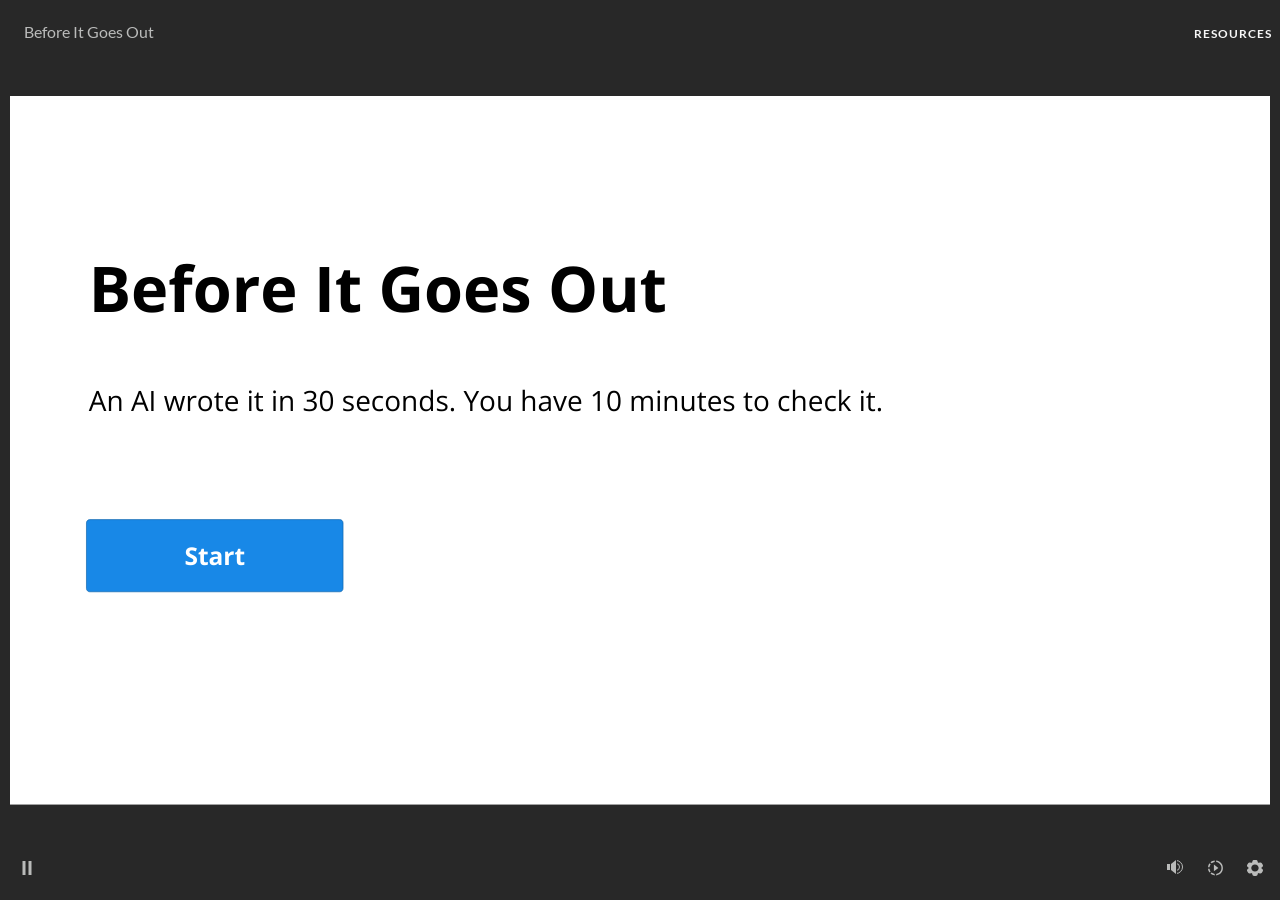
<file: module/story.html>
﻿<!doctype html>
<html lang="en-US">
<head>
  <meta charset="utf-8">
  <!-- Created using Storyline 360 x64 - http://www.articulate.com  -->
  <!-- version: 3.130.39111.0 -->
  <title>Before It Goes Out</title>
  <meta http-equiv="x-ua-compatible" content="IE=edge"/>
  <meta name="viewport" content="width=device-width,initial-scale=1,user-scalable=no,shrink-to-fit=no,minimal-ui"/>
  <meta name="apple-mobile-web-app-capable" content="yes"/>
  <style>
    html, body { height: 100%; padding: 0; margin: 0 }
    #app { height: 100%; width: 100%; }
  </style>

  <script>
    window.DS = {};
    window.globals = {
      DATA_PATH_BASE: '',
      HAS_FRAME: true,
      HAS_SLIDE: true,

      lmsPresent: false,
      tinCanPresent: false,
      cmi5Present: false,
      aoSupport: false,
      scale: 'Scaled',
      captureRc: false,
      browserSize: 'optimal',
      bgColor: '#282828',
      features: 'DropInBase,EngagePromiseUpgrade,FinalPromiseUpgrade,JsInteractions,Localization,PlayerMemoryEnhancements,SlideLevelScale,SlidePromiseUpgrade,StartupPromiseUpgrade,ViewPromiseUpgrade',
      themeName: 'unified',
      preloaderColor: '#FFFFFF',
      suppressAnalytics: false,
      productChannel: 'stable',
      publishSource: 'storyline',
      aid: 'aid|bd106f48-cc49-5761-aa07-a1abdc895037',
      cid: 'f8aeef56-c8d9-41d8-a0c6-90ed46aad089',
      playerVersion: '3.130.39111.0',
      publishTimestamp: '2026-11-25T12:15:37.6553157Z',
      maxIosVideoElements: 10,
      connectionSettings: { message: 'You%20are%20offline.%20Trying%20to%20reconnect...', useDarkTheme: false, mode: 'disabled' },
      hasFeature: function(feature) {
        return this.features.split(',').includes(feature);
      },
      
      parseParams: function(qs) {
        if (window.globals.parsedParams != null) {
          return window.globals.parsedParams;
        }
        qs = (qs || window.location.search.substr(1)).split('+').join(' ');
        var params = {},
            tokens,
            re = /[?&]?([^=]+)=([^&]*)/g;

        while (tokens = re.exec(qs)) {
          params[decodeURIComponent(tokens[1]).trim()] =
            decodeURIComponent(tokens[2]).trim();
        }
        window.globals.parsedParams = params;
        return params;
      }

    };

    if (window.flagsUnderTest != null) {
      window.globals.features = window.flagsUnderTest.reduce((accum, feature) => {
        if (!accum.includes(feature)) {
          accum.push(feature);
        }
        return accum;
      }, window.globals.features.split(',')).join();
    }
  </script>
  <script>
    var isIe11 = ('ActiveXObject' in window || window.MSBlobBuilder != null)
      && window.msCrypto != null && !window.ActiveXObject;
    if (isIe11) {
      window.globals.unsupportedBrowser = true;
      document.write(atob('[base64]'));
    }
  </script>

  <script>
    if (window.globals.hasFeature('Localization')) {
      
      
    }
  </script>

  
  
  <script>window.THREE = { };</script>
  
</head>
<body style="background: #282828" class="cs-HTML theme-unified">
  <!-- 360 -->
  <script>!function(){var e,i=/iPhone/i,o=/iPod/i,n=/iPad/i,t=/\biOS-universal(?:.+)Mac\b/i,r=/\bAndroid(?:.+)Mobile\b/i,a=/Android/i,d=/(?:SD4930UR|\bSilk(?:.+)Mobile\b)/i,p=/Silk/i,l=/Windows Phone/i,u=/\bWindows(?:.+)ARM\b/i,b=/BlackBerry/i,s=/BB10/i,c=/Opera Mini/i,f=/\b(CriOS|Chrome)(?:.+)Mobile/i,h=/Mobile(?:.+)Firefox\b/i,v=function(e){return void 0!==e&&"MacIntel"===e.platform&&"number"==typeof e.maxTouchPoints&&e.maxTouchPoints>1&&"undefined"==typeof MSStream};e=function(e){var m={userAgent:"",platform:"",maxTouchPoints:0};e||"undefined"==typeof navigator?"string"==typeof e?m.userAgent=e:e&&e.userAgent&&(m={userAgent:e.userAgent,platform:e.platform,maxTouchPoints:e.maxTouchPoints||0}):m={userAgent:navigator.userAgent,platform:navigator.platform,maxTouchPoints:navigator.maxTouchPoints||0};var g=m.userAgent,y=g.split("[FBAN");void 0!==y[1]&&(g=y[0]),void 0!==(y=g.split("Twitter"))[1]&&(g=y[0]);var A=function(e){return function(i){return i.test(e)}}(g),w={apple:{phone:A(i)&&!A(l),ipod:A(o),tablet:!A(i)&&(A(n)||v(m))&&!A(l),universal:A(t),device:(A(i)||A(o)||A(n)||A(t)||v(m))&&!A(l)},amazon:{phone:A(d),tablet:!A(d)&&A(p),device:A(d)||A(p)},android:{phone:!A(l)&&A(d)||!A(l)&&A(r),tablet:!A(l)&&!A(d)&&!A(r)&&(A(p)||A(a)),device:!A(l)&&(A(d)||A(p)||A(r)||A(a))||A(/\bokhttp\b/i)},windows:{phone:A(l),tablet:A(u),device:A(l)||A(u)},other:{blackberry:A(b),blackberry10:A(s),opera:A(c),firefox:A(h),chrome:A(f),device:A(b)||A(s)||A(c)||A(h)||A(f)},any:!1,phone:!1,tablet:!1};return w.any=w.apple.device||w.android.device||w.windows.device||w.other.device,w.phone=w.apple.phone||w.android.phone||w.windows.phone,w.tablet=w.apple.tablet||w.android.tablet||w.windows.tablet,w}(),"object"==typeof exports&&"undefined"!=typeof module?module.exports=e:"function"==typeof define&&define.amd?define((function(){return e})):this.isMobile=e}();
    window.isMobile.apple.tablet = window.isMobile.apple.tablet ||
      (navigator.platform === 'MacIntel' && navigator.maxTouchPoints > 1);
    window.isMobile.apple.device = window.isMobile.apple.device || window.isMobile.apple.tablet;
    window.isMobile.tablet = window.isMobile.tablet || window.isMobile.apple.tablet;
    window.isMobile.any = window.isMobile.any || window.isMobile.apple.tablet;
  </script>

  <div id="focus-sink" tabindex="-1"></div>

  <div id="preso"></div>
  <script>
    (function() {

      var classTypes = [ 'desktop', 'mobile', 'phone', 'tablet' ];

      var addDeviceClasses = function(prefix, testObj) {
        var curr, i;
        for (i = 0; i < classTypes.length; i++) {
          curr = classTypes[i];
          if (testObj[curr]) {
            document.body.classList.add(prefix + curr);
          }
        }
      };

      var params = window.globals.parseParams(),
          isDevicePreview = params.devicepreview === '1',
          isPhoneOverride = params.deviceType === 'phone' || (isDevicePreview && params.phone == '1'),
          isTabletOverride = (params.deviceType === 'tablet' || isDevicePreview) && !isPhoneOverride,
          isMobileOverride = isPhoneOverride || isTabletOverride;

      var deviceView = {
        desktop: !window.isMobile.any && !isMobileOverride,
        mobile: window.isMobile.any || isMobileOverride,
        phone: isPhoneOverride || (window.isMobile.phone && !isTabletOverride),
        tablet: isTabletOverride || window.isMobile.tablet
      };

      window.globals.deviceView = deviceView;
      window.isMobile.desktop = !window.isMobile.any;
      window.isMobile.mobile = window.isMobile.any;

      addDeviceClasses('view-', deviceView);

    })();
  </script>
  
  <script src='story_content/triggers.js' type=text/javascript></script>
<script src='story_content/user.js' type=text/javascript></script>
  <div class="slide-loader"></div>

  <script>
    var doc = document, loader = doc.body.querySelector('.slide-loader'); [ 1, 2, 3 ].forEach(function(n) { var d = doc.createElement('div'); d.style.backgroundColor = window.globals.preloaderColor; d.classList.add('mobile-loader-dot'); d.classList.add('dot' + n); loader.appendChild(d); });
  </script>

  <div class="mobile-load-title-overlay" style="display: none">
    <div class="mobile-load-title">Before It Goes Out</div>
  </div>

  <div class="mobile-chrome-warning"></div>

  
<style>
  .warn-connection-dialog {
    display: none;
    background: transparent;
    pointer-events: all;
    position: fixed;
    left: 0;
    top: 0;
    width: 100%;
    height: 100%;
    z-index: 999;
  }

  .warn-connection-content {
    pointer-events: all;
    border-radius: 4px;
    background: white;
    border: 1px solid #E7E7E7;
    color: #333333;
    box-shadow: 0 2px 4px rgba(0, 0, 0, 0.25);
    transition: all 150ms ease-out;
    position: absolute;
    white-space: nowrap;
  }

  .view-phone.is-landscape .warn-connection-content {
    left: 23px;
    bottom: 23px;
  }

  .view-tablet.is-landscape .warn-connection-content {
    left: 50%;
    top: 20px;
    transform: translateX(-50%);
  }

  .view-mobile.is-portrait .warn-connection-content {
    transform: translate(-50%, calc(-100% - 15px));
  }

  .warn-connection-content p {
    display: inline-block;
    margin: 0 8px 0 0;
    line-height: 33px;
    font-size: 11px;
  }

  .warn-connection-content svg {
    position: relative;
    vertical-align: middle;
    margin: 0 2px 2px 8px;
  }

  .view-desktop .warn-connection-content {
    left: 1.5em;
    bottom: 1.5em;
  }

  .view-desktop .warn-connection-content p {
    font-size: 1.1em;
  }

  .is-offline .warn-connection-dialog {
    display: block;
  }

  .is-offline .cs-panel * {
    pointer-events: none !important;
  }

  .is-offline .cs-panel {
    pointer-events: all !important;
  }

  .is-offline #nav-controls * {
    pointer-events: none !important;
  }

  .is-offline #nav-controls {
    pointer-events: all !important;
  }
</style>

<div class="warn-connection-dialog" role="alertdialog" aria-modal="true" tabindex="0" aria-labelledby="warn-connection-message">
  <div class="warn-connection-content">
    <svg width="17" height="15" viewBox="0 0 17 15" xmlns="http://www.w3.org/2000/svg">
      <path fill="#8F0000" stroke="white" d="M16.07,12.98 L15.88,12.23 L9.51,1.21 C8.97,0.26,7.6,0.26,7.06,1.21 L0.69,12.23 C0.15,13.16,0.81,14.36,1.91,14.36 H14.65 C15.47,14.36,16.05,13.7,16.07,12.98 Z"/>
      <path fill="white" stroke="white" d="M8.58,5.5 C8.35,5.28,8.5,5.35,8.21,5.32 C8.09,5.35,7.97,5.49,7.96,5.67 C7.97,5.79,7.98,5.92,7.98,6.04 L7.98,6.04 C7.99,6.17,8,6.31,8.01,6.43 L8.01,6.44 C8.03,6.92,8.06,7.41,8.09,7.9 L8.09,7.9 C8.12,8.39,8.14,8.88,8.17,9.37 C8.17,9.39,8.18,9.42,8.2,9.44 C8.23,9.46,8.25,9.47,8.28,9.47 C8.31,9.47,8.34,9.46,8.35,9.44 C8.37,9.43,8.38,9.4,8.39,9.35 L8.39,9.34 C8.39,9.24,8.4,9.15,8.4,9.05 L8.4,9.05 C8.41,8.96,8.41,8.86,8.42,8.75 C8.43,8.44,8.45,8.12,8.47,7.81 L8.47,7.81 C8.49,7.49,8.51,7.18,8.53,6.87 C8.55,6.46,8.56,6.05,8.59,5.64 L8.6,5.62 C8.6,5.57,8.59,5.53,8.58,5.5 L8.21,5.32 Z"/>
      <circle fill="white" stroke="white" cx="8.3" cy="11.35" r="0.3"/>
    </svg>
    <p id="warn-connection-message">You are offline. Trying to reconnect...</p>
  </div>
</div>

<script>
  (function() {
    window.DS.connection = {
      warningShown: false,
      assets: {},
      loadingAssetGroup: false,
      retryDelay: 500
    };

    var connectionSettings = window.globals.connectionSettings || {};

    var useConnectionMessages = window.AbortController != null &&
      window.location.protocol != 'file:' &&
      connectionSettings.mode === 'normal';

    window.DS.connection.useConnectionMessages = useConnectionMessages;

    var assetCount = 0;
    var checkLoadedId;


    if (useConnectionMessages && connectionSettings != null) {
      var contentEl = document.querySelector('.warn-connection-content');
      var messageEl = contentEl.querySelector('p');

      if (connectionSettings.useDarkTheme) {
        contentEl.style.borderColor = '#BABBBA';
        contentEl.style.backgroundColor = '#282828';
        contentEl.style.color = '#FFFFFF';
      }

      if (connectionSettings.message != null) {
        messageEl.textContent = window.decodeURIComponent(connectionSettings.message);
      }
    }

    function checkAssetsReady() {
      for (var i in DS.connection.assets) {
        if (!DS.connection.assets[i].success) {
          return false;
        }
      }
      return true;
    }

    function stopAssetGroup() {
      if (!useConnectionMessages) { return; }

      assetCount = 0;

      DS.connection.oldAssetGroup = DS.connection.assets;
      DS.connection.assets = {};
      DS.connection.loadingAssetGroup = false;
      clearInterval(checkLoadedId);
    }

    function startAssetGroup() {
      if (!useConnectionMessages) { return; }
      var ticks = 0;
      clearInterval(checkLoadedId);
      checkLoadedId = setInterval(function() {
        var loaded = 0;
        if (assetCount === 0 && loaded === 0) {
          clearInterval(checkLoadedId);
          return;
        }

        for (var i in DS.connection.assets) {
          if (DS.connection.assets[i].success) {
            loaded++;
          }
        }

        if (assetCount === loaded && checkAssetsReady()) {
          for (var i in DS.connection.assets) {
            if (DS.connection.assets[i].action) {
              DS.connection.assets[i].action();
            }
          }
          hideWarning();
          stopAssetGroup();
        }
      }, 100)
    }

    function requiredAsset(url, action, retry, type) {
      if (!useConnectionMessages) { return; }
      if (DS.connection.assets[url]) { return; }

      DS.connection.assets[url] = {
        success: false, action: action, retry: retry, type: type
      };
      assetCount = Object.keys(DS.connection.assets).length;
      if (!DS.connection.loadingAssetGroup) {
        startAssetGroup();
      }
      DS.connection.loadingAssetGroup = true;
    }

    function assetLoaded(url) {
      if (!useConnectionMessages) { return; }
      if (DS.connection.assets[url]) {
        DS.connection.assets[url].success = true;
      }
    }

    function assetFailed(url) {
      if (!useConnectionMessages) { return; }
      if (!DS.connection.assets[url]) {
        if (/\.js$/.test(url) && url.indexOf('transcripts') === -1) {
          setTimeout(function() {
            if (DS.connection.lastSlideLoaded != null) {
              DS.connection.lastSlideLoaded();
            }
          }, DS.connection.retryDelay);
        }
        return;
      }
      if (!DS.connection.warningShown) { showWarning(); }
      if (DS.connection.assets[url].retry) {
        setTimeout(function() {
          if (!DS.connection.assets[url].success) {
            DS.connection.assets[url].retry()
          }
        }, DS.connection.retryDelay);
      }
    }

    function hideWarning() {
      document.body.classList.remove('is-offline');
      DS.connection.warningShown = false;
      enableKeys();
    }
    DS.connection.hideWarning = hideWarning

    function showWarning(btn) {
      document.body.classList.add('is-offline')
      DS.connection.warningShown = true;
      updateWarningPosition();
      disableKeys();
    }

    function updateWarningPosition() {
      if (!DS.connection.warningShown) {
        return;
      }

      var isPortrait = document.body.classList.contains('is-portrait');
      var isMobile = document.body.classList.contains('view-mobile');
      var warningEl = document.querySelector('.warn-connection-content');

      if (isPortrait && isMobile) {
        var slide = document.querySelector('.primary-slide');
        var slideRect = slide != null
          ? slide.getBoundingClientRect()
          : { top: window.innerHeight, left: 0, width: window.innerWidth };

        warningEl.style.top = `${slideRect.top}px`
        warningEl.style.left = `${slideRect.left + slideRect.width / 2}px`
      } else {
        warningEl.style.top = null;
        warningEl.style.left = null;
      }

      window.requestAnimationFrame(updateWarningPosition);
    }

    function onDisableKeyDown(e) {
      e.preventDefault();
      e.stopImmediatePropagation();
    }

    function onDisableKeyUp(e) {
      e.preventDefault();
      e.stopImmediatePropagation();
    }

    var accStyle = document.createElement('style');
    var warnDialogEl = document.querySelector('.warn-connection-dialog');

    function disableKeys() {
      if (DS.views && DS.views.nsStack && DS.views.nsStack.length === 1) {
        DS.views.nsStack[0].tabReachable = false
        DS.views.nsStack[0].updateTabIndex(true);
      }

      accStyle.innerHTML = '.acc-shadow-dom { display: none; }';
      document.body.appendChild(accStyle);

      warnDialogEl.parentNode.append(warnDialogEl);
      warnDialogEl.focus();
    }

    function enableKeys() {
      accStyle.remove();
      if (DS.views && DS.views.nsStack && DS.views.nsStack.length === 1 && DS.views.nsStack[0].name === '_frame') {
        DS.views.nsStack[0].tabReachable = true;
        DS.views.nsStack[0].updateTabIndex();
      }
    }

    // these will all be noops if the feature flag isn't set in
    // the data and `window.globals.features`
    DS.connection.requiredAsset = requiredAsset;
    DS.connection.assetLoaded = assetLoaded;
    DS.connection.assetFailed = assetFailed;
    DS.connection.stopAssetGroup = stopAssetGroup;
    DS.connection.startAssetGroup = startAssetGroup;
  })();
</script>


  <script>
    
    if (window.autoSpider && window.vInterfaceObject) {
      document.querySelector('.mobile-load-title-overlay').style.display = 'none';
    }
  </script>

  

  <link rel="stylesheet" href="html5/data/css/output.min.css" data-noprefix/>
</body>
<script src="html5/lib/scripts/bootstrapper.min.js"></script>
</html>
</file>
<file: module/html5/data/css/output.min.css>
@font-face {
  font-family: 'LatoBold Charset1_ Bold6B7644D0';
  src: url('[data-uri]');
  font-style: normal;
  font-weight: bold;
}
@font-face {
  font-family: 'Lato Charset1_ 5l0ybGo620C6C948';
  src: url('[data-uri]');
  font-style: normal;
  font-weight: normal;
}
@font-face {
  font-family: 'Open SansBold CharsBold80ED395B';
  src: url('[data-uri]');
  font-style: normal;
  font-weight: bold;
}
@font-face {
  font-family: 'Open Sans Charset1_ 5x2EBF98961';
  src: url('[data-uri]');
  font-style: normal;
  font-weight: normal;
}
@font-face {
  font-family: 'Open Sans Charset0_v9TY33EDE6F2';
  src: url('[data-uri]');
  font-style: normal;
  font-weight: normal;
}
@font-face {
  font-family: 'Open SansBold CharsBoldE47A47C6';
  src: url('[data-uri]');
  font-style: normal;
  font-weight: bold;
}
.cs-HTML {
  background: rgba(40, 40, 40, 1);
}
.cs-npnxnanbnsnfns00010100101 .cs-infopanel  {
  box-shadow: 0 1px 0 rgba(0, 0, 0, 0);
  background: rgba(255, 255, 255, 1);
}
.cs-npnxnanbnsnfns00010100101 .cs-infopanel .cs-link {
  color: rgba(186, 187, 186, 1);
}
.cs-npnxnanbnsnfns00010100101 .cs-infopanel .cs-link:hover {
  color: rgba(255, 255, 255, 1);
}
.cs-npnxnanbnsnfns00010100101 .cs-infopanel .cs-name {
  color: rgba(68, 68, 68, 1);
}
.cs-npnxnanbnsnfns00010100101 .cs-infopanel .cs-title {
  color: rgba(153, 153, 153, 1);
}
.cs-npnxnanbnsnfns00010100101 .cs-infopanelpopup  {
  box-shadow: 0 1px 0 rgba(0, 0, 0, 0);
  background: rgba(0, 0, 0, 0);
}
.cs-npnxnanbnsnfns00010100101 .cs-infopanelpopup .cs-link {
  color: rgba(255, 0, 0, 1);
}
.cs-npnxnanbnsnfns00010100101 .cs-infopanelpopup .cs-link:hover {
  color: rgba(255, 255, 255, 1);
}
.cs-npnxnanbnsnfns00010100101 .cs-infopanelpopup .cs-name {
  color: rgba(255, 255, 255, 1);
}
.cs-npnxnanbnsnfns00010100101 .cs-infopanelpopup .cs-bio {
  color: rgba(186, 187, 186, 1);
}
.cs-npnxnanbnsnfns00010100101 .cs-timer  {
  color: rgba(186, 187, 186, 1);
}
.cs-npnxnanbnsnfns00010100101 .cs-duration stop:first-child {
  stop-color: rgba(60, 60, 60, 1);
}
.cs-npnxnanbnsnfns00010100101 .cs-duration stop:last-child {
  stop-color: rgba(60, 60, 60, 1);
}
.cs-npnxnanbnsnfns00010100101 .cs-elapsed stop:first-child {
  stop-color: rgba(254, 227, 71, 1);
}
.cs-npnxnanbnsnfns00010100101 .cs-elapsed stop:last-child {
  stop-color: rgba(254, 227, 71, 1);
}
.cs-npnxnanbnsnfns00010100101 .cs-timer .cs-pie .cs-innerstroke {
  stroke: rgba(199, 199, 199, 1);
}
.cs-npnxnanbnsnfns00010100101 .cs-timer .cs-pie .cs-innerborder {
  stroke: rgba(255, 255, 255, 1);
}
.cs-npnxnanbnsnfns00010100101 .cs-window  {
  box-shadow: 0 8px 5px rgba(0, 0, 0, 0.2);
  border-color: rgba(49, 99, 0, 0);
  background: rgba(33, 33, 33, 1);
  color: rgba(248, 248, 248, 1);
}
.cs-npnxnanbnsnfns00010100101 .cs-window .cs-diva {
  border-color: rgba(78, 78, 78, 1);
}
.cs-npnxnanbnsnfns00010100101 .cs-window .cs-divb {
  border-color: rgba(78, 78, 78, 0);
}
.cs-npnxnanbnsnfns00010100101 .cs-editor .cs-editor-slide {
  color: rgba(226, 226, 226, 1);
}
.cs-npnxnanbnsnfns00010100101 .cs-editor .cs-editor-html {
  color: rgba(186, 187, 186, 1);
}
.cs-npnxnanbnsnfns00010100101 .cs-editor .cs-editor-button {
  text-shadow: 0 1px 0 rgba(0, 0, 0, 0);
  color: rgba(255, 255, 255, 1);
  border-color: rgba(211, 211, 211, 1);
  background: rgba(34, 34, 34, 1);
}
.cs-npnxnanbnsnfns00010100101 .cs-editor .cs-editor-button:hover {
  background: rgba(68, 68, 68, 1);
}
.cs-npnxnanbnsnfns00010100101 .cs-editor .cs-editor-button:active {
  background: rgba(68, 68, 68, 1);
}
.cs-npnxnanbnsnfns00010100101 .cs-listitem  {
  color: rgba(186, 187, 186, 1);
  border-color: none;
  border: 1px solid transparent;
}
.cs-npnxnanbnsnfns00010100101 .cs-listitem:hover {
  background: rgba(255, 255, 255, 0.06);
  border-color: rgba(108, 108, 108, 1) !important;
  border-width: 1px;
  border-radius: 2px;
  border-style: solid;
  box-sizing: border-box;
}
.cs-npnxnanbnsnfns00010100101 .cs-listitem.hover {
  background: rgba(255, 255, 255, 0.06);
  border-color: rgba(108, 108, 108, 1) !important;
  border-width: 1px;
  border-radius: 2px;
  border-style: solid;
  box-sizing: border-box;
}
.cs-npnxnanbnsnfns00010100101 .cs-glossary  {
  color: rgba(186, 187, 186, 1);
}
.cs-npnxnanbnsnfns00010100101 .cs-glossary .cs-scrolling-panel {
  background: rgba(0, 0, 0, 0);
}
.cs-npnxnanbnsnfns00010100101 .cs-glossary .cs-term.cs-selected .cs-choice-list-trigger {
  color: rgba(255, 255, 255, 1);
  background: rgba(255, 255, 255, 1);
}
.cs-npnxnanbnsnfns00010100101 .cs-glossary .cs-term.cs-selected .cs-choice-list-trigger:focus {
  color: rgba(255, 255, 255, 1);
  background: rgba(255, 255, 255, 1);
}
.cs-npnxnanbnsnfns00010100101 .cs-glossary .cs-term:hover .cs-choice-list-trigger {
  background: rgba(186, 187, 186, 1);
}
.cs-npnxnanbnsnfns00010100101 .cs-glossary .cs-term.hover .cs-choice-list-trigger {
  background: rgba(186, 187, 186, 1);
}
.cs-npnxnanbnsnfns00010100101 .cs-glossary .cs-term .cs-choice-list-trigger:focus {
  background: rgba(186, 187, 186, 1);
}
.cs-npnxnanbnsnfns00010100101 .cs-glossary .cs-diva {
  border-color: rgba(0, 0, 0, 0);
}
.cs-npnxnanbnsnfns00010100101 .cs-glossary .cs-divb {
  border-color: rgba(0, 0, 0, 0);
}
.cs-npnxnanbnsnfns00010100101 .cs-glossary .cs-divc {
  border-color: rgba(0, 0, 0, 0);
}
.cs-npnxnanbnsnfns00010100101 .cs-glossary .cs-heading {
  color: rgba(248, 248, 248, 1);
  font-weight: 700;
}
.note-content p span {
  color: rgba(186, 187, 186, 1);
  line-height: 1.4em;
  font-size: 103.769%;
}
.cs-npnxnanbnsnfns00010100101 .cs-resource .cs-separator {
  border-color: rgba(0, 0, 0, 0);
}
.cs-npnxnanbnsnfns00010100101 .cs-outline  {
  color: rgba(45, 45, 45, 1);
}
.cs-npnxnanbnsnfns00010100101 .cs-outline .cs-diva {
  border-color: rgba(0, 0, 0, 0);
}
.cs-npnxnanbnsnfns00010100101 .cs-outline .cs-divb {
  border-color: rgba(0, 0, 0, 0);
}
.cs-npnxnanbnsnfns00010100101 .cs-outline .cs-divc {
  border-color: rgba(0, 0, 0, 0);
}
.cs-npnxnanbnsnfns00010100101 .cs-outline .cs-search-filter:hover {
  color: rgba(0, 0, 0, 0);
}
.cs-npnxnanbnsnfns00010100101 .cs-outline .cs-search-filter.hover {
  color: rgba(0, 0, 0, 0);
}
.cs-npnxnanbnsnfns00010100101 .cs-transcript  {
  color: rgba(255, 255, 255, 1);
}
.cs-npnxnanbnsnfns00010100101 .cs-transcript .cs-div {
  border-color: rgba(0, 0, 0, 0);
}
.cs-npnxnanbnsnfns00010100101 .cs-tabs:not(.topmenu-item) {
  color: rgba(248, 248, 248, 1);
}
.cs-npnxnanbnsnfns00010100101 .cs-tabs .cs-inner-button:not(.topmenu-item) {
  text-shadow: 0 1px 0 rgba(0, 0, 0, 0);
}
.cs-npnxnanbnsnfns00010100101 .cs-tabs:hover:not(.topmenu-item) {
  color: rgba(248, 248, 248, 1);
}
.cs-npnxnanbnsnfns00010100101 .cs-tabs.cs-selected {
  background: rgba(0, 0, 0, 0);
  color: rgba(248, 248, 248, 1);
}
.cs-npnxnanbnsnfns00010100101 .cs-seekcontrol  {
  background: rgba(0, 0, 0, 0);
  border-color: rgba(0, 0, 0, 0);
}
.cs-npnxnanbnsnfns00010100101 .cs-seekcontrol .cs-button:hover .cs-icon {
  fill: rgba(255, 255, 255, 1);
}
.cs-npnxnanbnsnfns00010100101 .cs-seekcontrol .cs-button.hover .cs-icon {
  fill: rgba(255, 255, 255, 1);
}
.cs-npnxnanbnsnfns00010100101 .cs-seekcontrol .cs-button .cs-icon-shadow {
  fill: rgba(0, 0, 0, 0);
}
.cs-npnxnanbnsnfns00010100101 .cs-seekcontrol .cs-button .cs-icon {
  fill: rgba(180, 180, 180, 1);
}
.cs-npnxnanbnsnfns00010100101 .cs-seekcontrol .cs-seek .cs-fill {
  background: rgba(255, 255, 255, 0.6);
}
.cs-npnxnanbnsnfns00010100101 .cs-seekcontrol .cs-seek {
  background: rgba(108, 108, 108, 1);
  border-color: rgba(0, 0, 0, 0);
}
.cs-npnxnanbnsnfns00010100101 .cs-searchinput .cs-input {
  color: rgba(186, 187, 186, 1);
  border-color: rgba(0, 0, 0, 0);
  background: rgba(255, 255, 255, 0.06);
}
.cs-npnxnanbnsnfns00010100101 .cs-searchinput .cs-input:focus {
  color: rgba(248, 248, 248, 1);
  background: rgba(41, 41, 41, 1);
}
.cs-npnxnanbnsnfns00010100101 .cs-searchinput .cs-input:hover {
  box-shadow: inset 0 0 1px 0 rgba(69, 126, 19, 0);
}
.cs-npnxnanbnsnfns00010100101 .cs-searchinput .cs-input.hover {
  box-shadow: inset 0 0 1px 0 rgba(69, 126, 19, 0);
}
.cs-npnxnanbnsnfns00010100101 .cs-searchinput .cs-button .cs-icon {
  fill: rgba(186, 187, 186, 1);
}
.cs-npnxnanbnsnfns00010100101 .cs-searchinput .cs-button:hover {
  fill: rgba(63, 133, 0, 1);
}
.cs-npnxnanbnsnfns00010100101 .cs-searchinput .cs-button.hover {
  fill: rgba(63, 133, 0, 1);
}
.cs-npnxnanbnsnfns00010100101 .cs-menu  {
  box-shadow: 0 1px 0 rgba(0, 0, 0, 0);
  background: rgba(33, 33, 33, 1);
}
.cs-npnxnanbnsnfns00010100101 .cs-topmenu-item.active .cs-tab {
  background: rgba(33, 33, 33, 1);
}
.cs-npnxnanbnsnfns00010100101 .cs-logo  {
  box-shadow: 0 1px 0 rgba(37, 75, 0, 1);
  background: rgba(255, 255, 255, 0);
}
.cs-npnxnanbnsnfns00010100101 .cs-checkbox  {
  color: rgba(255, 255, 255, 1);
}
.cs-npnxnanbnsnfns00010100101 .cs-checkbox:hover {
  border-color: rgba(175, 221, 130, 1);
}
.cs-npnxnanbnsnfns00010100101 .cs-checkbox.hover {
  border-color: rgba(175, 221, 130, 1);
}
.cs-npnxnanbnsnfns00010100101 .cs-checkbox .cs-box {
  color: rgba(255, 255, 255, 1);
  border-color: rgba(42, 83, 0, 1);
}
.cs-npnxnanbnsnfns00010100101 .cs-checkbox .cs-box:checked::after {
  color: rgba(43, 196, 0, 1);
}
.cs-npnxnanbnsnfns00010100101 .cs-button  {
  text-shadow: 0 1px 0 rgba(0, 0, 0, 0);
  color: rgba(186, 187, 186, 1);
  border-color: rgba(0, 0, 0, 0);
  background: rgba(0, 0, 0, 0);
  box-shadow: 0 1px 0 rgba(0, 0, 0, 0);
}
.cs-npnxnanbnsnfns00010100101 .cs-button .cs-icon {
  fill: rgba(186, 187, 186, 1);
}
.cs-npnxnanbnsnfns00010100101 .cs-button .cs-icon-shadow {
  fill: rgba(0, 0, 0, 0);
}
.cs-npnxnanbnsnfns00010100101 .cs-button:hover {
  background: rgba(248, 248, 248, 1);
}
.cs-npnxnanbnsnfns00010100101 .cs-button.hover {
  background: rgba(248, 248, 248, 1);
}
.cs-npnxnanbnsnfns00010100101 .cs-button:active {
  background: rgba(0, 0, 0, 0);
}
.cs-npnxnanbnsnfns00010100101 .cs-button.cs-disabled:hover {
  background: rgba(0, 0, 0, 0);
}
.cs-npnxnanbnsnfns00010100101 .cs-button.cs-disabled.hover {
  background: rgba(0, 0, 0, 0);
}
.cs-npnxnanbnsnfns00010100101 .cs-button.cs-disabled:active {
  background: rgba(0, 0, 0, 0);
}
.cs-npnxnanbnsnfns00010100101 .cs-button.cs-volume:hover {
  background: rgba(0, 0, 0, 0);
}
.cs-npnxnanbnsnfns00010100101 .cs-button.cs-volume.hover {
  background: rgba(0, 0, 0, 0);
}
.cs-npnxnanbnsnfns00010100101 .cs-button.cs-volume:active {
  background: rgba(0, 0, 0, 0);
}
.cs-npnxnanbnsnfns00010100101.cs-base  {
  color: rgba(186, 187, 186, 1);
  border-color: rgba(40, 40, 40, 1);
  background: rgba(40, 40, 40, 1);
}
.cs-npnxnanbnsnfns00010100101.cs-base .cs-separator .cs-diva {
  background: rgba(69, 69, 69, 1);
}
.cs-npnxnanbnsnfns00010100101.cs-base .cs-separator .cs-divb {
  background: rgba(0, 0, 0, 0);
}
.cs-npnxnanbnsnfns00010100101.cs-base .cs-topmenu-item.active .cs-tab {
  border-color: rgba(69, 69, 69, 1);
}
.cs-npnxnanbnsnfns00010100101.cs-base .cs-topmenu-item.active .cs-panel {
  border-color: rgba(69, 69, 69, 1);
}
.cs-npnxnanbnsnfns00010100101.cs-base .cs-left {
  background: rgba(33, 33, 33, 1);
}
.cs-npnxnanbnsnfns00010100101.cs-base .cs-area-primary .cs-slide-container {
  background: rgba(40, 40, 40, 1);
}
.cs-npnxnanbnsnfns00010100101.cs-base.cs-custom-theme .cs-brandhighlight-bg {
  background: rgba(79, 189, 244, 1) !important;
}
.cs-npnxnanbnsnfns00010100101.cs-base.cs-custom-theme .cs-brandhighlight-secondary-bg {
  background: rgba(255, 255, 255, 1) !important;
}
.cs-npnxnanbnsnfns00010100101.cs-base.cs-custom-theme .cs-brandhighlight-border {
  border-color: rgba(79, 189, 244, 1) !important;
}
.cs-npnxnanbnsnfns00010100101.cs-base.cs-custom-theme .cs-brandhighlight-text {
  color: rgba(79, 189, 244, 1) !important;
}
.cs-npnxnanbnsnfns00010100101.cs-base.cs-custom-theme .cs-brandhighlight-fill {
  fill: rgba(79, 189, 244, 1) !important;
}
.cs-npnxnanbnsnfns00010100101.cs-base.cs-custom-theme .cs-listitem.cs-selected {
  background-color: rgba(255, 255, 255, 0.06) !important;
}
.cs-npnxnanbnsnfns00010100101 .cs-volume::-moz-range-thumb {
  border-color: rgba(43, 85, 0, 1);
  box-shadow: inset 0 0 1px 0 rgba(43, 85, 0, 1);
  background: rgba(255, 255, 255, 1);
}
.cs-npnxnanbnsnfns00010100101 .cs-volume::-ms-thumb {
  border-color: rgba(43, 85, 0, 1);
  box-shadow: inset 0 0 1px 0 rgba(43, 85, 0, 1);
  background: rgba(255, 255, 255, 1);
}
.cs-npnxnanbnsnfns00010100101 .cs-volume::-webkit-slider-thumb {
  border-color: rgba(43, 85, 0, 1);
  box-shadow: inset 0 0 1px 0 rgba(43, 85, 0, 1);
  background: rgba(255, 255, 255, 1);
}
.cs-npnxnanbnsnfns00010100101 .cs-volume::-moz-range-track {
  border-color: rgba(66, 140, 1, 1);
  background: rgba(108, 108, 108, 1);
}
.cs-npnxnanbnsnfns00010100101 .cs-volume::-ms-track {
  border-color: rgba(66, 140, 1, 1);
  background: rgba(108, 108, 108, 1);
}
.cs-npnxnanbnsnfns00010100101 .cs-volume::-webkit-slider-runnable-track {
  border-color: rgba(66, 140, 1, 1);
  background: rgba(108, 108, 108, 1);
}
body.show-focus .tab-focus-box {
  box-shadow: 0 0 0 1px rgba(255, 255, 0, 1), 0 0 0 3px rgba(0, 32, 96, 1), 0 0 5px 5px rgba(255, 255, 0, 1);
  border-color: transparent;
  outline: 2px transparent solid;
}
.skipnav {
  box-shadow: 0 0 0 1px rgba(255, 255, 0, 1), 0 0 0 3px rgba(0, 32, 96, 1), 0 0 5px 5px rgba(255, 255, 0, 1);
  border-color: transparent;
  outline: 2px transparent solid;
}
.cs-npnxnanbnsnfns00010100101 .cs-listitem:hover {
  color: none;
}
.cs-npnxnanbnsnfns00010100101 .cs-listitem.hover {
  color: none;
}
.cs-npnxnanbnsnfns00010100101 .cs-listitem.cs-viewed {
  color: #BABBBA;
}
.cs-npnxnanbnsnfns00010100101 .cs-listitem {
  color: #BABBBA;
}
.cs-npnxnanbnsnfns00010100101 .cs-listitem:hover .cs-icon-carrot * {
  fill: none;
}
.cs-npnxnanbnsnfns00010100101 .cs-listitem.hover .cs-icon-carrot * {
  fill: none;
}
.cs-npnxnanbnsnfns00010100101 .cs-listitem .cs-icon-carrot {
  color: none;
  top: calc(3px);
}
.cs-npnxnanbnsnfns00010100101 .cs-listitem .cs-icon-carrot .cs-shadow {
  color: #F8F8F8;
}
.cs-npnxnanbnsnfns00010100101 .item-collapsible .is-scene {
  color: #F8F8F8 !important;
  font-weight: 700;
}
.cs-npnxnanbnsnfns00010100101 .is-scene .cs-icon-carrot * {
  color: #F8F8F8 !important;
  font-weight: 700;
}
.cs-npnxnanbnsnfns00010100101 .is-scene:not(.outline-links-collapse) > a {
  color: #F8F8F8;
}
.cs-npnxnanbnsnfns00010100101 .is-scene:not(.outline-links-collapse) .cs-icon-carrot * {
  fill: none !important;
  color: #F8F8F8 !important;
}
.cs-npnxnanbnsnfns00010100101 .tabs, .cs-npnxnanbnsnfns00010100101 .cs-logo {
  border-bottom: 1px solid rgba(108, 108, 108, 1);
}
.cs-npnxnanbnsnfns00010100101 .area-secondary-wrapper:after {
  background-image: url('[data-uri]');
  background-size: 100%;
}
.cs-npnxnanbnsnfns00010100101 .panel-footer {
  background: #212121;
}
.cs-npnxnanbnsnfns00010100101 #outline-search {
  background: rgba(255, 255, 255, 0.06);
  border-color: rgba(108, 108, 108, 1);
  border-width: 1px;
  border-style: solid;
}
.cs-npnxnanbnsnfns00010100101 .topmenu-panel #outline-search {
  background: #545454;
}
.cs-npnxnanbnsnfns00010100101 .search-icon circle, .cs-npnxnanbnsnfns00010100101 .search-icon path {
  stroke: #BABBBA;
}
.cs-npnxnanbnsnfns00010100101 #outline-search input[type   =search] {
  color: #F8F8F8;
}
.cs-npnxnanbnsnfns00010100101 #outline-search ::-webkit-input-placeholder {
  color: #BABBBA !important;
}
.cs-npnxnanbnsnfns00010100101 #outline-search :-ms-input-placeholder {
  color: #BABBBA !important;
}
.cs-npnxnanbnsnfns00010100101 #outline-search ::-moz-placeholder {
  color: #BABBBA !important;
  opacity: 1;
}
.cs-npnxnanbnsnfns00010100101 .cs-topmenu-item.active, body:not(.is-touchable-tablet) .cs-npnxnanbnsnfns00010100101 .cs-topmenu-item:hover {
  color: #F8F8F8;
}
.cs-npnxnanbnsnfns00010100101 .cs-topmenu-item.button-tapped {
  color: #F8F8F8;
}
.cs-npnxnanbnsnfns00010100101 .cs-topmenu-item.active .cs-tab, .cs-npnxnanbnsnfns00010100101 .cs-topmenu-item .cs-tab {
  background: transparent !important;
  border: none !important;
}
.cs-npnxnanbnsnfns00010100101 .top-tabs-drop-icon div {
  background: #BABBBA;
}
.cs-npnxnanbnsnfns00010100101 .cs-panel.topmenu-panel .panel-content, .cs-npnxnanbnsnfns00010100101 .top-tabs-drop {
  background: #212121;
}
.cs-npnxnanbnsnfns00010100101 .cs-topmenu-item.active .cs-panel {
  background: #212121;
}
.cs-npnxnanbnsnfns00010100101 .cs-menu.topmenu-panel, .cs-npnxnanbnsnfns00010100101 .top-tabs-drop {
  border: 1px solid rgba(69, 69, 69, 1) !important;
  border-radius: 3px;
}
.cs-npnxnanbnsnfns00010100101 .resources .resources-list a:hover {
  background: rgba(255, 255, 255, 0.06);
}
body:not(.is-touchable-tablet) .cs-npnxnanbnsnfns00010100101 .resources .resources-list a:hover {
  background: rgba(255, 255, 255, 0.06);
}
.cs-npnxnanbnsnfns00010100101 .resources .resources-list a.hover {
  background: rgba(255, 255, 255, 0.06);
}
body:not(.is-touchable-tablet) .cs-npnxnanbnsnfns00010100101 .resources .resources-list a.hover {
  background: rgba(255, 255, 255, 0.06);
}
.cs-npnxnanbnsnfns00010100101 .resources .resources-list a.button-tapped {
  background: rgba(255, 255, 255, 0.06);
}
.cs-npnxnanbnsnfns00010100101 .cs-icon path, .cs-npnxnanbnsnfns00010100101 .cs-icon rect, .cs-npnxnanbnsnfns00010100101 .cs-icon polygon, .cs-npnxnanbnsnfns00010100101 .menu-icon-wrapper.menu-icon-wrapper-hover path {
  fill: #BABBBA;
}
.cs-npnxnanbnsnfns00010100101 .cs-icon .icon-stroke-only {
  fill: none !important;
  stroke: #BABBBA !important;
}
body:not(.is-touchable-tablet) .cs-npnxnanbnsnfns00010100101 .cs-button:hover .cs-icon path, body:not(.is-touchable-tablet) .cs-npnxnanbnsnfns00010100101 .cs-button:hover .cs-icon rect, body:not(.is-touchable-tablet) .cs-npnxnanbnsnfns00010100101 .cs-button:hover .cs-icon polygon {
  fill: #F8F8F8;
}
body:not(.is-touchable-tablet) .cs-npnxnanbnsnfns00010100101 .cs-tabs:hover .search-icon circle, body:not(.is-touchable-tablet) .cs-npnxnanbnsnfns00010100101 .cs-tabs:hover .search-icon path {
  stroke: #F8F8F8;
}
.cs-npnxnanbnsnfns00010100101 .cs-button.button-tapped .cs-icon path, .cs-npnxnanbnsnfns00010100101 .cs-button.button-tapped .cs-icon rect, .cs-npnxnanbnsnfns00010100101 .cs-button.button-tapped .cs-icon polygon {
  fill: #F8F8F8;
}
body:not(.is-touchable-tablet) .cs-npnxnanbnsnfns00010100101 .cs-button:hover .cs-icon .icon-stroke-only {
  fill: none !important;
  stroke: #F8F8F8 !important;
}
.cs-npnxnanbnsnfns00010100101 .cs-button:button-tapped .cs-icon .icon-stroke-only {
  fill: none !important;
  stroke: #F8F8F8 !important;
}
.cs-npnxnanbnsnfns00010100101 .menu-icon-wrapper.menu-icon-wrapper-hover svg path {
  fill: #F8F8F8;
}
.floating-sidebar:not(.sidebar-closed) .cs-npnxnanbnsnfns00010100101 #hamburger .menu-icon-wrapper svg path {
  fill: #BABBBA;
}
.floating-sidebar:not(.sidebar-closed) .cs-npnxnanbnsnfns00010100101 #hamburger .menu-icon-wrapper.menu-icon-wrapper-hover svg path {
  fill: #F8F8F8;
}
.cs-npnxnanbnsnfns00010100101 .volume .btn:before {
  background-image: url('[data-uri]');
}
.cs-npnxnanbnsnfns00010100101 .volume-track {
  background: #6C6C6C;
}
.cs-npnxnanbnsnfns00010100101 .volume-icon circle {
  stroke: #BABBBA;
}
.cs-npnxnanbnsnfns00010100101 .cs-settings > .settings-panel {
  background: #212121;
  border: 1px solid rgba(69, 69, 69, 1) !important;
  border-radius: 3px;
}
.cs-npnxnanbnsnfns00010100101 .cs-settings > .panel-down-arrow {
  fill: #212121;
}
.cs-npnxnanbnsnfns00010100101 .switch-toggle .border {
  stroke: #7C7C7C;
}
.cs-npnxnanbnsnfns00010100101 .switch-toggle .thumb-off .thumb {
  fill: #A2A2A2;
}
.cs-npnxnanbnsnfns00010100101 .switch-toggle .thumb-on .track {
  fill: rgba(79, 189, 244, 1);
}
.cs-npnxnanbnsnfns00010100101 .switch-toggle .thumb-off .track {
  fill: rgba(255, 255, 255, 0.1);
}
.cs-npnxnanbnsnfns00010100101 .switch-label {
  color: #BABBBA;
}
.cs-npnxnanbnsnfns00010100101 .cs-panel .scrollarea-btn:after {
  background: rgba(179, 180, 179, 0.75);
}
.scrollarea-scrollbar:hover .scrollarea-btn:after, .scrollarea-scrollbar.highlight-scrollbar .scrollarea-btn:after {
  background: rgba(179, 180, 179, 0.75);
}
.floating-sidebar .sidebar-overlay {
  background: rgba(0, 0, 0, 0.85);
}
.cs-npnxnanbnsnfns00010100101 .overlay-message {
  background: rgba(0, 0, 0, 0.85);
}
.cs-npnxnanbnsnfns00010100101 .top-ui-bg, .cs-npnxnanbnsnfns00010100101 .bottom-ui-bg, .cs-npnxnanbnsnfns00010100101 .right-ui-bg, .cs-npnxnanbnsnfns00010100101 .left-ui-bg {
  background: rgba(40, 40, 40, 0.8);
}
.cs-npnxnanbnsnfns00010100101 .circle-progress-bg {
  fill: #282828;
}
.cs-npnxnanbnsnfns00010100101 .circle-progress-well {
  fill: #6C6C6C;
}
.cs-npnxnanbnsnfns00010100101 .circle-progress-pie {
  stroke: #6C6C6C;
}
.cs-npnxnanbnsnfns00010100101 .lightbox .option-pane {
  background: rgba(40, 40, 40, 0.8);
}
.cs-npnxnanbnsnfns00010100101 .lightbox .option-pane:before {
  background: #282828;
}
.cs-npnxnanbnsnfns00010100101 .message-window {
  background: #212121;
  border: 1px solid rgba(255, 255, 255, 1) !important;
  border-radius: 3px;
}
.cs-npnxnanbnsnfns00010100101 .message-window-header p, .cs-npnxnanbnsnfns00010100101 .message-window-text {
  color: #F8F8F8;
}
.cs-npnxnanbnsnfns00010100101 .message-window-header p {
  border-bottom: 1px solid rgba(255, 255, 255, 1);
}
.cs-npnxnanbnsnfns00010100101 .message-window button.slide-object-button {
  border: 1px solid rgba(255, 255, 255, 1) !important;
}
.cs-npnxnanbnsnfns00010100101 .message-window button.slide-object-button:hover {
  background: rgba(255, 255, 255, 0.06) !important;
}
.message-window .slide-object-button tspan, .message-window .slide-object-button-text tspan {
  fill: #F8F8F8 !important;
}
body:not(.is-touchable-tablet) .cs-npnxnanbnsnfns00010100101 .cs-button:hover .text {
  color: #F8F8F8;
}
.cs-npnxnanbnsnfns00010100101 .cs-button.button-tapped .text {
  color: #F8F8F8;
}
.cs-npnxnanbnsnfns00010100101.cs-base {
  background: #282828;
}
.cs-npnxnanbnsnfns00010100101 .cs-menu {
  background: transparent;
}
.cs-npnxnanbnsnfns00010100101 .progress-bar .progress-bar-fill:after {
  background: #FFFFFF !important;
}
.cs-npnxnanbnsnfns00010100101 .volume-dot {
  background: #FFFFFF !important;
}
.fn-npnxnanbsnfns00010100101 {
  font-family: 'Lato22AB4CAF';
  -webkit-font-variant-ligatures: no-common-ligatures;
  font-variant-ligatures: no-common-ligatures;
}
.fn-pxabnsnfns00010100101 {
  font-family: 'Lato22AB4CAF';
  -webkit-font-variant-ligatures: no-common-ligatures;
  font-variant-ligatures: no-common-ligatures;
}
.fn-npxnabnsnfns00010100101 {
  font-family: 'Lato22AB4CAF';
  -webkit-font-variant-ligatures: no-common-ligatures;
  font-variant-ligatures: no-common-ligatures;
}
.fn-npnxnanbnsnfns00010100101 {
  font-family: 'Lato22AB4CAF';
  -webkit-font-variant-ligatures: no-common-ligatures;
  font-variant-ligatures: no-common-ligatures;
}
.fn-pxabnsnfns00010100100 {
  font-family: 'Lato22AB4CAF';
  -webkit-font-variant-ligatures: no-common-ligatures;
  font-variant-ligatures: no-common-ligatures;
}
@font-face {
  font-family: 'Lato22AB4CAF';
  src: url('[data-uri]');
  font-style: normal;
  font-weight: bold;
}
@font-face {
  font-family: 'Lato22AB4CAF';
  src: url('[data-uri]');
  font-style: normal;
  font-weight: normal;
}
.cs-ResumePromptSlide .cs-5eV42CSbI62-ResumePromptSlide-btn0 {
  color: rgba(255, 255, 255, 1);
  border-color: rgba(211, 211, 211, 1);
  background: rgba(34, 34, 34, 1);
  text-shadow: 0 1px 0 rgba(0, 0, 0, 0);
}
.cs-ResumePromptSlide .cs-5eV42CSbI62-ResumePromptSlide-btn0 .cs-html {
  color: rgba(186, 187, 186, 1);
}
.cs-ResumePromptSlide .cs-5eV42CSbI62-ResumePromptSlide-btn0 .cs-slide {
  border-color: rgba(226, 226, 226, 1);
}
.cs-ResumePromptSlide .cs-5eV42CSbI62-ResumePromptSlide-btn0:hover {
  background: rgba(68, 68, 68, 1);
}
.cs-ResumePromptSlide .cs-5eV42CSbI62-ResumePromptSlide-btn0:active {
  background: rgba(68, 68, 68, 1);
}
.cs-ResumePromptSlide .cs-5eV42CSbI62-ResumePromptSlide-btn1 {
  color: rgba(255, 255, 255, 1);
  border-color: rgba(211, 211, 211, 1);
  background: rgba(34, 34, 34, 1);
  text-shadow: 0 1px 0 rgba(0, 0, 0, 0);
}
.cs-ResumePromptSlide .cs-5eV42CSbI62-ResumePromptSlide-btn1 .cs-html {
  color: rgba(186, 187, 186, 1);
}
.cs-ResumePromptSlide .cs-5eV42CSbI62-ResumePromptSlide-btn1 .cs-slide {
  border-color: rgba(226, 226, 226, 1);
}
.cs-ResumePromptSlide .cs-5eV42CSbI62-ResumePromptSlide-btn1:hover {
  background: rgba(68, 68, 68, 1);
}
.cs-ResumePromptSlide .cs-5eV42CSbI62-ResumePromptSlide-btn1:active {
  background: rgba(68, 68, 68, 1);
}
.cs-ExternalInterfaceErrorSlide .cs-buttonOK {
  color: rgba(255, 255, 255, 1);
  border-color: rgba(211, 211, 211, 1);
  background: rgba(34, 34, 34, 1);
  text-shadow: 0 1px 0 rgba(0, 0, 0, 0);
}
.cs-ExternalInterfaceErrorSlide .cs-buttonOK .cs-html {
  color: rgba(186, 187, 186, 1);
}
.cs-ExternalInterfaceErrorSlide .cs-buttonOK .cs-slide {
  border-color: rgba(226, 226, 226, 1);
}
.cs-ExternalInterfaceErrorSlide .cs-buttonOK:hover {
  background: rgba(68, 68, 68, 1);
}
.cs-ExternalInterfaceErrorSlide .cs-buttonOK:active {
  background: rgba(68, 68, 68, 1);
}
</file>
